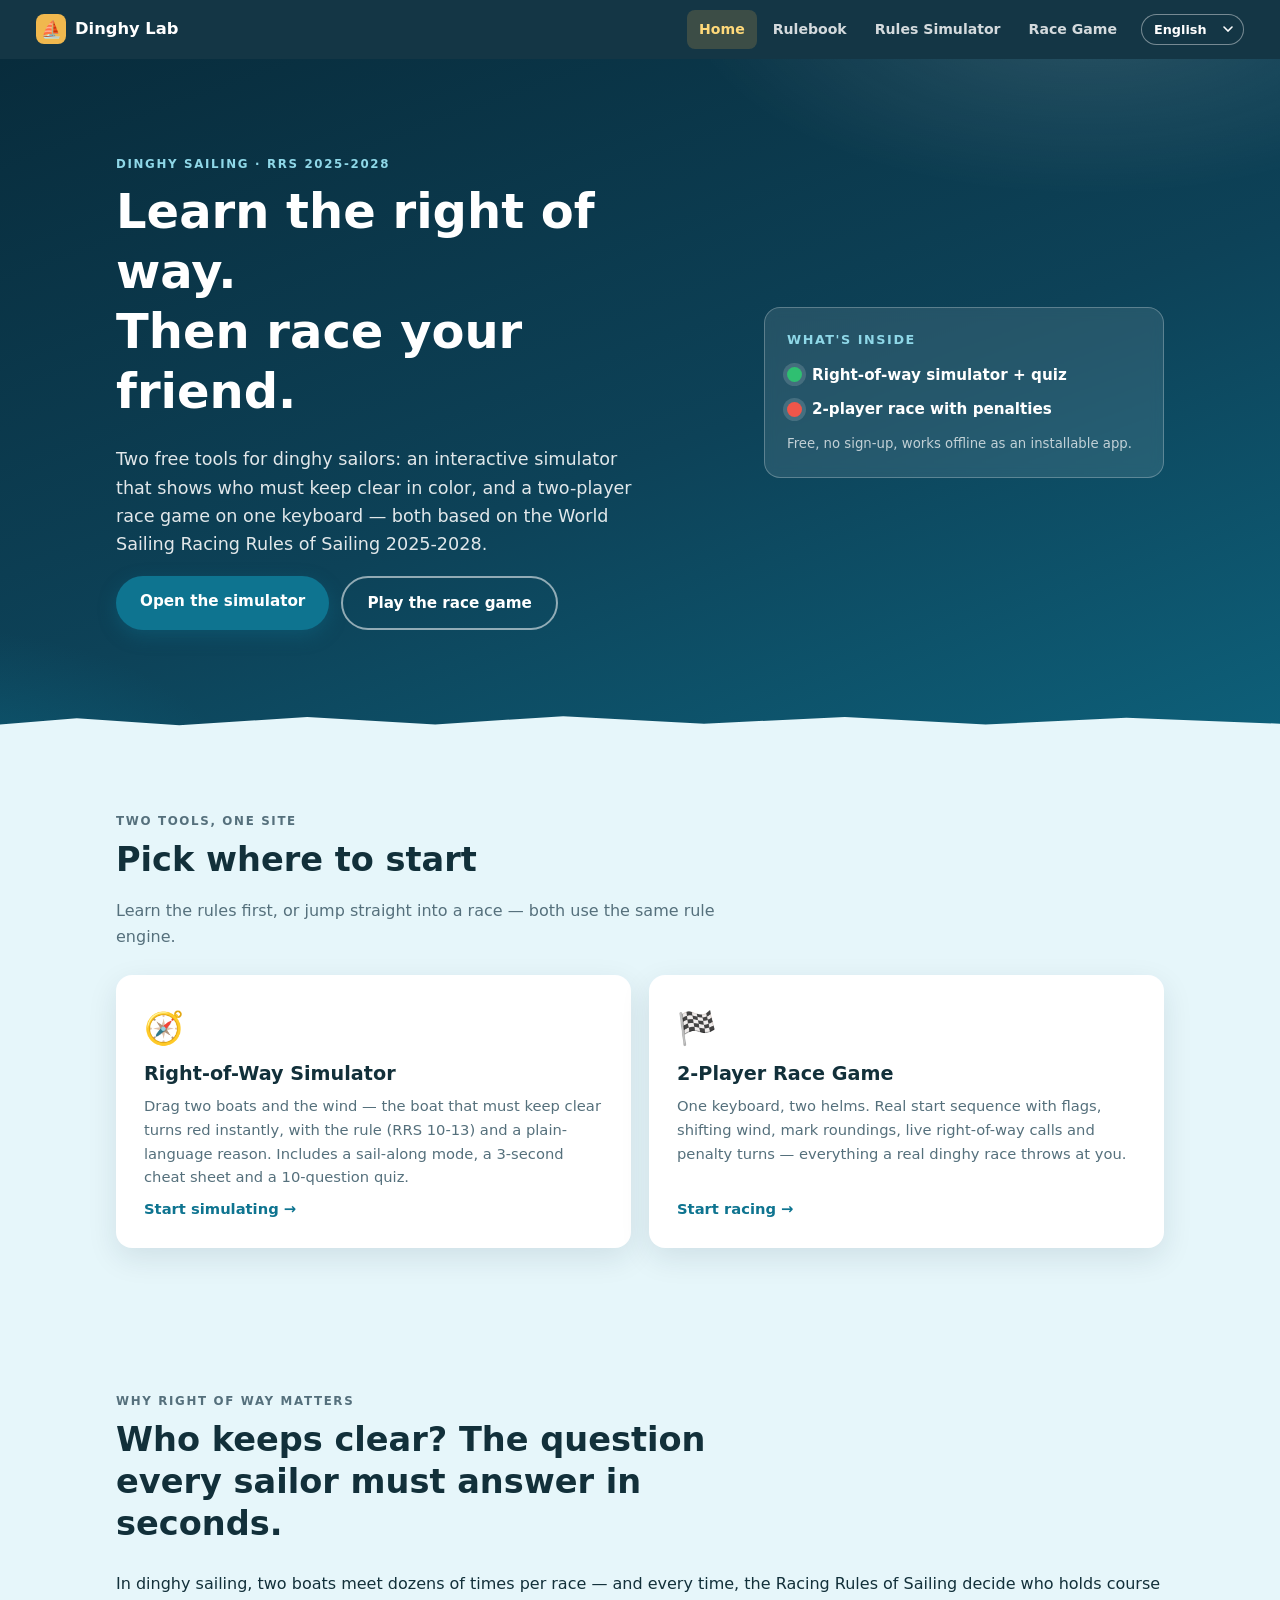
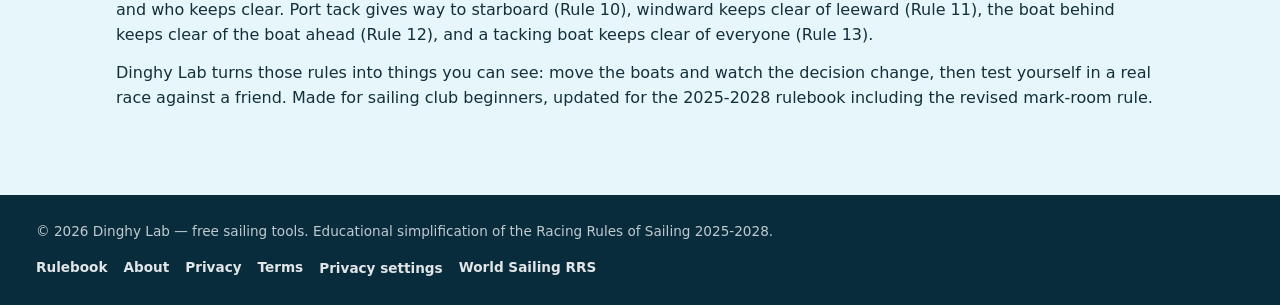
<file: index.html>
<!doctype html>
<html lang="en">
<head>
    <meta charset="utf-8" />
    <meta name="viewport" content="width=device-width, initial-scale=1, viewport-fit=cover" />
    <title>Yacht Dinghy Lab — Sailing Yacht Simulator & 2-Player Yacht Race Game (RRS 2025-2028)</title>
    <meta name="description"
          content="Free sailing Yacht : an interactive Yacht Sailing simulator and a 2-player dinghy race game based on the Racing Rules of Sailing 2025-2028. English, 한국어, Español, Français, Deutsch." />
    <meta name="theme-color" content="#082c3c" />
    <meta name="robots" content="index,follow,max-image-preview:large" />
    <meta name="google-site-verification" content="XML22CkM-Eb9bpNruCHY4dneNCenyMXE-ezB_4ByKBM" />
    <meta property="og:type" content="website" />
    <meta property="og:site_name" content="Dinghy Lab" />
    <meta property="og:title" content="Yacht Dinghy Lab — Sailing Yacht Simulator & Race Game" />
    <meta property="og:description" content="Learn who keeps clear in seconds, then race a friend on one keyboard. Based on RRS 2025-2028. Five languages." />
    <meta property="og:url" content="https://dinghy-lab.netlify.app/" />
    <meta property="og:image" content="https://dinghy-lab.netlify.app/assets/hero-dinghy.png" />
    <meta name="twitter:card" content="summary_large_image" />
    <link rel="manifest" href="manifest.webmanifest" />
    <link rel="icon" href="assets/icons/icon-192.png" type="image/png" />
    <link rel="apple-touch-icon" href="assets/icons/icon-192.png" />
    <link rel="stylesheet" href="sim.css" />
    <link rel="stylesheet" href="hub.css" />
    <script type="application/ld+json">
        {
          "@context": "https://schema.org",
          "@type": "WebSite",
          "name": "Yacht Dinghy Lab",
          "description": "Yacht Dinghy Lab — Sailing Yacht Simulator & 2-Player Yacht Race Game (RRS 2025-2028)",
          "inLanguage": ["en", "ko", "es", "fr", "de"]
        }
    </script>
    <meta name="google-adsense-account" content="ca-pub-3995278671738171">
    <meta name="google-site-verification" content="mbGDe_WTvuyA9sHrLrKZI-3nct58wBM1mBjmARjoxUw" />
</head>
  <body>
    <header class="hub-header">
      <a class="hub-brand" href="index.html"><span class="hub-brand-mark" aria-hidden="true">⛵</span><span>Dinghy Lab</span></a>
      <nav class="hub-nav" aria-label="Main menu">
        <a href="index.html" class="active" data-i18n="navHome">Home</a>
        <a href="simulator.html" data-i18n="navSimulator">Rules Simulator</a>
        <a href="game.html" data-i18n="navGame">Race Game</a>
      </nav>
      <div class="hub-actions">
        <button type="button" id="installApp" class="hub-install" hidden data-i18n="installApp">📱 Install app</button>
        <select id="hubLang" class="hub-lang" aria-label="Language"></select>
      </div>
    </header>

    <main>
      <section class="hero">
        <div class="hero-inner">
          <div class="hero-copy">
            <p class="eyebrow" data-i18n="heroEyebrow">DINGHY Yacht SAILING · RRS 2025-2028</p>
            <h1 data-i18n="heroTitle">Learn the Rule of Yahct Sailing.<br />Then race your friend.</h1>
            <p class="hero-lede" data-i18n="heroLead">
              Two free tools for dinghy sailors: an interactive simulator that shows who must keep clear in color,
              and a two-player race game on one keyboard — both based on the World Sailing Racing Rules of Sailing 2025-2028.
            </p>
            <div class="hero-buttons">
              <a class="btn btn-primary" href="simulator.html" data-i18n="heroCtaSim">Open the simulator</a>
              <a class="btn btn-ghost" href="game.html" data-i18n="heroCtaGame">Play the race game</a>
            </div>
          </div>
          <aside class="hero-card">
            <p class="hero-card-title" data-i18n="heroCardTitle">What's inside</p>
            <p class="color-line"><span class="dot green"></span><strong data-i18n="heroCardSim">Right-of-way simulator + quiz</strong></p>
            <p class="color-line"><span class="dot red"></span><strong data-i18n="heroCardGame">2-player race with penalties</strong></p>
            <p class="hero-card-note" data-i18n="heroCardNote">Free, no sign-up, works offline as an installable app.</p>
          </aside>
        </div>
        <div class="hero-wave" aria-hidden="true"></div>
      </section>

      <section class="sim-band">
        <div class="section-inner">
          <div class="section-heading">
            <p class="eyebrow" data-i18n="cardsEyebrow">TWO TOOLS, ONE SITE</p>
            <h2 data-i18n="cardsTitle">Pick where to start</h2>
            <p data-i18n="cardsLead">Learn the rules first, or jump straight into a race — both use the same rule engine.</p>
          </div>
          <div class="hub-cards">
            <a class="hub-card" href="simulator.html">
              <span class="hub-card-icon" aria-hidden="true">🧭</span>
              <h3 data-i18n="cardSimTitle">Right-of-Way Simulator</h3>
              <p data-i18n="cardSimDesc">Drag two boats and the wind — the boat that must keep clear turns red instantly, with the rule (RRS 10-13) and a plain-language reason. Includes a sail-along mode, a 3-second cheat sheet and a 10-question quiz.</p>
              <span class="hub-card-cta" data-i18n="cardSimCta">Start simulating →</span>
            </a>
            <a class="hub-card" href="game.html">
              <span class="hub-card-icon" aria-hidden="true">🏁</span>
              <h3 data-i18n="cardGameTitle">2-Player Race Game</h3>
              <p data-i18n="cardGameDesc">One keyboard, two helms. Real start sequence with flags, shifting wind, mark roundings, live right-of-way calls and penalty turns — everything a real dinghy race throws at you.</p>
              <span class="hub-card-cta" data-i18n="cardGameCta">Start racing →</span>
            </a>
          </div>
        </div>
      </section>

      <section class="hub-ad-section" aria-label="Advertisement">
        <span class="hub-ad-label" data-i18n="adLabel">ADVERTISEMENT</span>
        <div class="hub-ad-slot" data-ad-position="home">
          <strong data-i18n="adPlaceholder">Ad placement</strong>
          <small data-i18n="adPlaceholderNote">Ads appear here automatically after AdSense approval.</small>
        </div>
      </section>

      <section class="rules-band">
        <div class="section-inner">
          <div class="section-heading">
            <p class="eyebrow" data-i18n="seoEyebrow">WHY RIGHT OF WAY MATTERS</p>
            <h2 data-i18n="seoTitle">Who keeps clear? The question every sailor must answer in seconds.</h2>
          </div>
          <p data-i18n="seoP1">
            In dinghy sailing, two boats meet dozens of times per race — and every time, the Racing Rules of Sailing
            decide who holds course and who keeps clear. Port tack gives way to starboard (Rule 10), windward keeps
            clear of leeward (Rule 11), the boat behind keeps clear of the boat ahead (Rule 12), and a tacking boat
            keeps clear of everyone (Rule 13).
          </p>
          <p data-i18n="seoP2">
            Dinghy Lab turns those rules into things you can see: move the boats and watch the decision change,
            then test yourself in a real race against a friend. Made for sailing club beginners, updated for the
            2025-2028 rulebook including the revised mark-room rule.
          </p>
        </div>
      </section>
    </main>

    <footer class="hub-footer">
      <p data-i18n="footerLine"></p>
      <nav class="hub-footer-links" aria-label="Site info">
        <a href="about.html" data-i18n="footerAbout">About</a>
        <a href="privacy.html" data-i18n="footerPrivacy">Privacy</a>
        <a href="terms.html" data-i18n="footerTerms">Terms</a>
        <button id="hubConsentSettings" type="button" data-i18n="footerConsent">Privacy settings</button>
        <a href="https://www.sailing.org/inside-worldsailing/rules-regulations/racingrules/" target="_blank" rel="noreferrer">World Sailing RRS</a>
      </nav>
    </footer>

    <aside class="hub-consent" id="hubConsent" hidden aria-labelledby="hubConsentTitle">
      <div>
        <strong id="hubConsentTitle" data-i18n="consentTitle">Ads & analytics</strong>
        <p><span data-i18n="consentBody"></span> <a href="privacy.html" data-i18n="consentMore">Learn more</a></p>
      </div>
      <div class="hub-consent-actions">
        <button class="hub-consent-reject" id="hubConsentReject" type="button" data-i18n="consentReject">Decline optional</button>
        <button class="hub-consent-accept" id="hubConsentAccept" type="button" data-i18n="consentAccept">Accept and continue</button>
      </div>
    </aside>

    <script src="site-config.js"></script>
    <script>
      window.PAGE_I18N = {
        en: {
          metaTitle: "Dinghy Lab — Sailing Right-of-Way Simulator & 2-Player Race Game (RRS 2025-2028)",
          metaDesc: "Free sailing tools: an interactive right-of-way simulator and a 2-player dinghy race game based on the Racing Rules of Sailing 2025-2028.",
          heroEyebrow: "DINGHY SAILING · RRS 2025-2028",
          heroTitle: "Learn the right of way.<br />Then race your friend.",
          heroLead: "Two free tools for dinghy sailors: an interactive simulator that shows who must keep clear in color, and a two-player race game on one keyboard — both based on the World Sailing Racing Rules of Sailing 2025-2028.",
          heroCtaSim: "Open the simulator",
          heroCtaGame: "Play the race game",
          heroCardTitle: "What's inside",
          heroCardSim: "Right-of-way simulator + quiz",
          heroCardGame: "2-player race with penalties",
          heroCardNote: "Free, no sign-up, works offline as an installable app.",
          cardsEyebrow: "TWO TOOLS, ONE SITE",
          cardsTitle: "Pick where to start",
          cardsLead: "Learn the rules first, or jump straight into a race — both use the same rule engine.",
          cardSimTitle: "Right-of-Way Simulator",
          cardSimDesc: "Drag two boats and the wind — the boat that must keep clear turns red instantly, with the rule (RRS 10-13) and a plain-language reason. Includes a sail-along mode, a 3-second cheat sheet and a 10-question quiz.",
          cardSimCta: "Start simulating →",
          cardGameTitle: "2-Player Race Game",
          cardGameDesc: "One keyboard, two helms. Real start sequence with flags, shifting wind, mark roundings, live right-of-way calls and penalty turns — everything a real dinghy race throws at you.",
          cardGameCta: "Start racing →",
          seoEyebrow: "WHY RIGHT OF WAY MATTERS",
          seoTitle: "Who keeps clear? The question every sailor must answer in seconds.",
          seoP1: "In dinghy sailing, two boats meet dozens of times per race — and every time, the Racing Rules of Sailing decide who holds course and who keeps clear. Port tack gives way to starboard (Rule 10), windward keeps clear of leeward (Rule 11), the boat behind keeps clear of the boat ahead (Rule 12), and a tacking boat keeps clear of everyone (Rule 13).",
          seoP2: "Dinghy Lab turns those rules into things you can see: move the boats and watch the decision change, then test yourself in a real race against a friend. Made for sailing club beginners, updated for the 2025-2028 rulebook including the revised mark-room rule.",
        },
        ko: {
          metaTitle: "Dinghy Yahct Lab — 딩기 요트 세일링 게임 & 권리정 시뮬레이터 & 2인 레이스 게임 (RRS 2025-2028)",
          metaDesc: "요트 세일링 도구: 권리정을 색으로 판정하는 시뮬레이터와 한 키보드 2인 딩기요트 레이스 게임. Racing Rules of Sailing 2025-2028 기반.",
          heroEyebrow: "DINGHY SAILING · RRS 2025-2028",
          heroTitle: "권리정을 배우고,<br />친구와 레이스하세요.",
          heroLead: "딩기 세일러를 위한 무료 도구 두 가지 — 누가 피해야 하는지 색으로 보여주는 시뮬레이터, 그리고 한 키보드로 즐기는 2인 레이스 게임. 모두 World Sailing RRS 2025-2028 기반입니다.",
          heroCtaSim: "권리정 시뮬레이터 열기",
          heroCtaGame: "레이스 게임 하기",
          heroCardTitle: "두가지 중 하나 선택하기!",
          heroCardSim: "권리정 시뮬레이터 + 퀴즈",
          heroCardGame: "벌칙까지 있는 2인 레이스",
          heroCardNote: "온라인에서 편한 플레이!",
          cardsEyebrow: "한 사이트, 두 가지 도구",
          cardsTitle: "어디서 시작할까요?",
          cardsLead: "규칙을 먼저 배우고, 바로 레이스에 뛰어드세요 — 두 도구는 같은 판정 엔진을 사용합니다.",
          cardSimTitle: "요트 권리정 시뮬레이터",
          cardSimDesc: "두 보트와 바람을 드래그하면 피해야 하는 배가 즉시 빨간색으로 표시되고, 적용 규칙(RRS 10-13)과 이유가 함께 나옵니다. 항해 재생, 3초 치트키, 10문제 퀴즈 포함.",
          cardSimCta: "딩기 요트 권리정 시뮬레이션 시작 →",
          cardGameTitle: "2인 레이스 게임",
          cardGameDesc: "한 키보드, 두 명의 헬름. 깃발 스타트 시퀀스, 변하는 바람, 마크 라운딩, 실시간 권리정 판정과 벌칙 회전까지 — 실제 딩기 레이스의 모든 것.",
          cardGameCta: "레이스 시작 →",
          seoEyebrow: "권리정이 중요한 이유",
          seoTitle: "누가 피해야 할까? 모든 세일러가 몇 초 안에 답해야 하는 질문.",
          seoP1: "딩기 세일링에서 여러 배들이 한 경기에 수십 번씩은 만나고, 그때마다 Racing Rules of Sailing이 누가 진로를 유지하고 누가 피할지를 정합니다. 포트 택은 스타보드 택에 양보(룰 10), 풍상은 풍하에 양보(룰 11), 뒤 배는 앞 배에 양보(룰 12), 태킹 중인 배는 모두에게 양보(룰 13)합니다.",
          seoP2: "Dinghy Lab은 이 규칙을 눈으로 보이게 만듭니다. 배를 움직이며 판정이 바뀌는 것을 확인하고, 친구와의 실전 레이스로 시험해보세요. 요트부 신입을 위해 만들었고, 개정된 마크룸 규칙을 포함한 2025-2028 룰북 기준입니다.",
        },
        es: {
          metaTitle: "Dinghy Lab — Simulador de derecho de paso y juego de regatas para 2 (RRS 2025-2028)",
          metaDesc: "Herramientas de vela gratuitas: un simulador interactivo de derecho de paso y un juego de regatas para dos jugadores, basados en el Reglamento de Regatas a Vela 2025-2028.",
          heroEyebrow: "VELA LIGERA · RRS 2025-2028",
          heroTitle: "Aprende el derecho de paso.<br />Luego compite con tu amigo.",
          heroLead: "Dos herramientas gratuitas para regatistas: un simulador que muestra en color quién debe mantenerse separado, y un juego de regatas para dos en un mismo teclado — ambos basados en el RRS 2025-2028 de World Sailing.",
          heroCtaSim: "Abrir el simulador",
          heroCtaGame: "Jugar a la regata",
          heroCardTitle: "Qué encontrarás",
          heroCardSim: "Simulador de derecho de paso + quiz",
          heroCardGame: "Regata para 2 con penalizaciones",
          heroCardNote: "Gratis, sin registro, funciona sin conexión como app instalable.",
          cardsEyebrow: "DOS HERRAMIENTAS, UN SITIO",
          cardsTitle: "Elige por dónde empezar",
          cardsLead: "Aprende primero las reglas o lánzate a la regata — ambas usan el mismo motor de reglas.",
          cardSimTitle: "Simulador de derecho de paso",
          cardSimDesc: "Arrastra los barcos y el viento: el barco que debe mantenerse separado se vuelve rojo al instante, con la regla (RRS 10-13) y una explicación clara. Incluye modo navegación, chuleta de 3 segundos y quiz de 10 preguntas.",
          cardSimCta: "Empezar a simular →",
          cardGameTitle: "Juego de regatas para 2",
          cardGameDesc: "Un teclado, dos patrones. Secuencia de salida con banderas, viento cambiante, rodeo de balizas, derecho de paso en vivo y giros de penalización — todo lo que exige una regata real.",
          cardGameCta: "Empezar a competir →",
          seoEyebrow: "POR QUÉ IMPORTA EL DERECHO DE PASO",
          seoTitle: "¿Quién se mantiene separado? La pregunta que todo regatista responde en segundos.",
          seoP1: "En vela ligera, dos barcos se cruzan decenas de veces por regata, y cada vez el Reglamento decide quién mantiene el rumbo y quién se aparta. Amurado a babor cede a estribor (Regla 10), barlovento cede a sotavento (Regla 11), el de atrás cede al de delante (Regla 12) y el barco que vira cede a todos (Regla 13).",
          seoP2: "Dinghy Lab convierte esas reglas en algo visible: mueve los barcos y observa cómo cambia la decisión, y luego ponte a prueba en una regata real contra un amigo. Hecho para principiantes de club, actualizado al reglamento 2025-2028 con la nueva regla de espacio en baliza.",
        },
        fr: {
          metaTitle: "Dinghy Lab — Simulateur de priorité en voile & jeu de régate à 2 (RCV 2025-2028)",
          metaDesc: "Outils de voile gratuits : un simulateur interactif de priorité et un jeu de régate à deux joueurs, basés sur les Règles de Course à la Voile 2025-2028.",
          heroEyebrow: "VOILE LÉGÈRE · RCV 2025-2028",
          heroTitle: "Apprenez les priorités.<br />Puis défiez un ami en régate.",
          heroLead: "Deux outils gratuits pour les véliplanchistes et dériveurs : un simulateur qui montre en couleur qui doit se maintenir à l'écart, et un jeu de régate à deux sur un seul clavier — basés sur les RCV 2025-2028 de World Sailing.",
          heroCtaSim: "Ouvrir le simulateur",
          heroCtaGame: "Jouer à la régate",
          heroCardTitle: "Au programme",
          heroCardSim: "Simulateur de priorité + quiz",
          heroCardGame: "Régate à 2 avec pénalités",
          heroCardNote: "Gratuit, sans inscription, fonctionne hors ligne en app installable.",
          cardsEyebrow: "DEUX OUTILS, UN SITE",
          cardsTitle: "Par où commencer ?",
          cardsLead: "Apprenez d'abord les règles ou lancez-vous en régate — les deux utilisent le même moteur de règles.",
          cardSimTitle: "Simulateur de priorité",
          cardSimDesc: "Déplacez les bateaux et le vent : le bateau qui doit s'écarter devient rouge instantanément, avec la règle (RCV 10-13) et une explication simple. Mode navigation, antisèche de 3 secondes et quiz de 10 questions inclus.",
          cardSimCta: "Commencer la simulation →",
          cardGameTitle: "Jeu de régate à 2",
          cardGameDesc: "Un clavier, deux barreurs. Séquence de départ avec pavillons, vent variable, passages de marques, priorités en direct et tours de pénalité — tout ce qu'exige une vraie régate.",
          cardGameCta: "Commencer la régate →",
          seoEyebrow: "POURQUOI LA PRIORITÉ COMPTE",
          seoTitle: "Qui s'écarte ? La question à laquelle chaque régatier répond en quelques secondes.",
          seoP1: "En dériveur, deux bateaux se croisent des dizaines de fois par course, et à chaque fois les Règles de Course à la Voile décident qui garde son cap et qui s'écarte. Bâbord amures cède à tribord (règle 10), le bateau au vent cède au bateau sous le vent (règle 11), celui de derrière cède à celui de devant (règle 12), et un bateau qui vire cède à tous (règle 13).",
          seoP2: "Dinghy Lab rend ces règles visibles : déplacez les bateaux et regardez la décision changer, puis testez-vous dans une vraie régate contre un ami. Conçu pour les débutants de club, à jour du règlement 2025-2028 avec la nouvelle règle de place à la marque.",
        },
        de: {
          metaTitle: "Dinghy Lab — Wegerecht-Simulator & Regatta-Spiel für 2 (WR 2025-2028)",
          metaDesc: "Kostenlose Segel-Tools: ein interaktiver Wegerecht-Simulator und ein Regatta-Spiel für zwei Spieler, basierend auf den Wettfahrtregeln Segeln 2025-2028.",
          heroEyebrow: "JOLLENSEGELN · WR 2025-2028",
          heroTitle: "Lerne das Wegerecht.<br />Dann tritt gegen Freunde an.",
          heroLead: "Zwei kostenlose Tools für Jollensegler: ein Simulator, der farbig zeigt, wer ausweichen muss, und ein Regatta-Spiel für zwei an einer Tastatur — beide basierend auf den World-Sailing-Wettfahrtregeln 2025-2028.",
          heroCtaSim: "Simulator öffnen",
          heroCtaGame: "Regatta spielen",
          heroCardTitle: "Was dich erwartet",
          heroCardSim: "Wegerecht-Simulator + Quiz",
          heroCardGame: "2-Spieler-Regatta mit Strafen",
          heroCardNote: "Kostenlos, ohne Anmeldung, offline nutzbar als installierbare App.",
          cardsEyebrow: "ZWEI TOOLS, EINE SEITE",
          cardsTitle: "Wo möchtest du anfangen?",
          cardsLead: "Erst die Regeln lernen oder direkt in die Regatta — beide nutzen dieselbe Regel-Engine.",
          cardSimTitle: "Wegerecht-Simulator",
          cardSimDesc: "Ziehe zwei Boote und den Wind — das ausweichpflichtige Boot wird sofort rot markiert, mit Regel (WR 10-13) und verständlicher Begründung. Mit Segelmodus, 3-Sekunden-Spickzettel und 10-Fragen-Quiz.",
          cardSimCta: "Simulation starten →",
          cardGameTitle: "Regatta-Spiel für 2",
          cardGameDesc: "Eine Tastatur, zwei Steuerleute. Startsequenz mit Flaggen, drehender Wind, Bahnmarken-Rundungen, Wegerecht in Echtzeit und Strafkringel — alles, was eine echte Jollenregatta verlangt.",
          cardGameCta: "Regatta starten →",
          seoEyebrow: "WARUM WEGERECHT ZÄHLT",
          seoTitle: "Wer weicht aus? Die Frage, die jeder Segler in Sekunden beantworten muss.",
          seoP1: "Beim Jollensegeln begegnen sich zwei Boote dutzende Male pro Wettfahrt — und jedes Mal entscheiden die Wettfahrtregeln, wer Kurs hält und wer ausweicht. Backbordbug weicht Steuerbordbug (Regel 10), Luv weicht Lee (Regel 11), das hintere Boot weicht dem vorderen (Regel 12), und ein wendendes Boot weicht allen (Regel 13).",
          seoP2: "Dinghy Lab macht diese Regeln sichtbar: Bewege die Boote und sieh zu, wie sich die Entscheidung ändert — und teste dich dann im echten Rennen gegen Freunde. Gemacht für Vereins-Einsteiger, aktuell zum Regelwerk 2025-2028 inklusive der neuen Bahnmarken-Regel.",
        },
      };
    </script>
    <script src="i18n.js"></script>
    <script src="ads.js"></script>
    <script src="pwa.js"></script>
  </body>
</html>
</file>
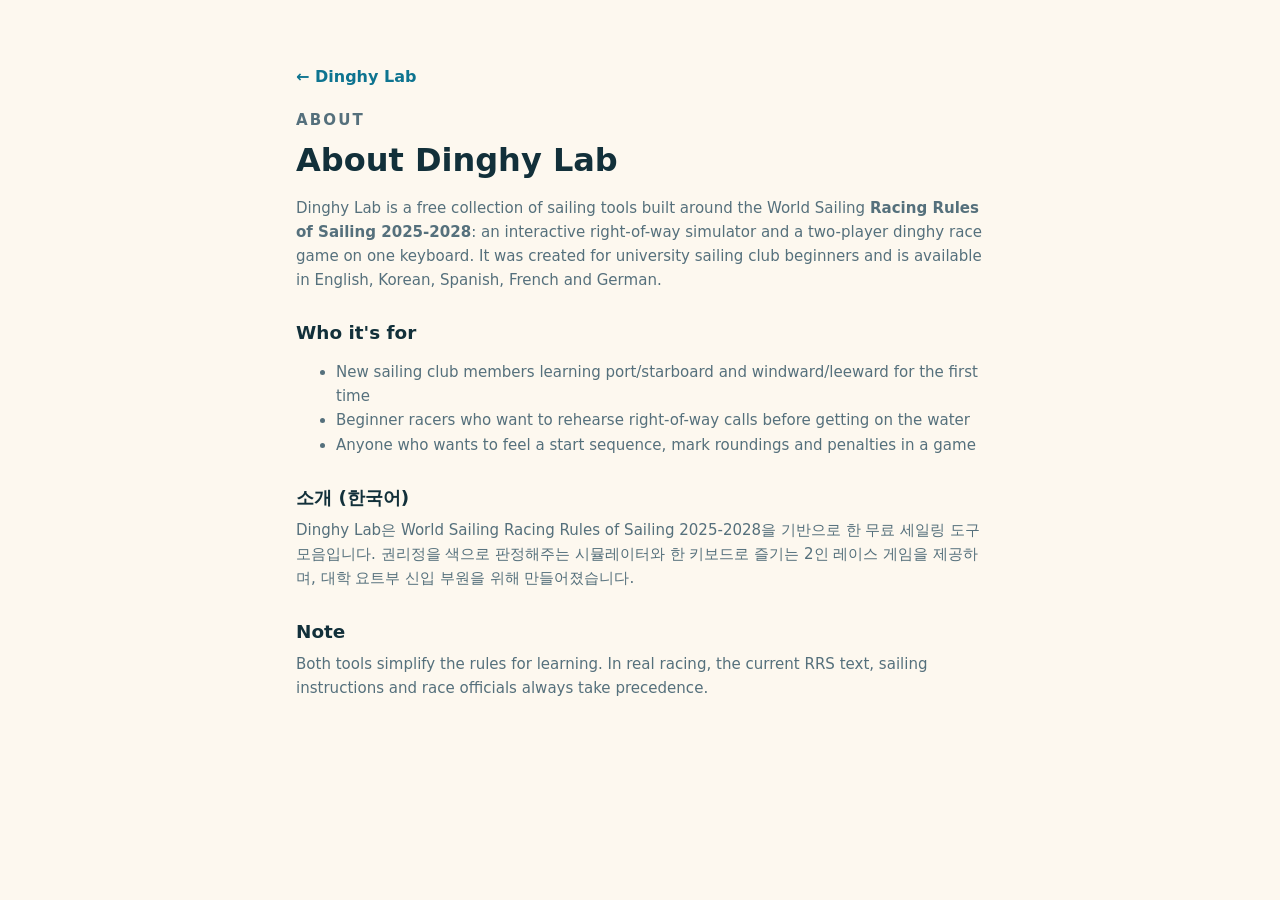
<file: about.html>
<!doctype html>
<html lang="en">
  <head>
    <meta charset="utf-8" />
    <meta name="viewport" content="width=device-width, initial-scale=1" />
    <title>About | Dinghy Lab</title>
    <meta name="description" content="About Dinghy Lab — free sailing right-of-way simulator and 2-player race game based on the Racing Rules of Sailing 2025-2028." />
    <meta name="theme-color" content="#082c3c" />
    <link rel="icon" href="assets/icons/icon-192.png" type="image/png" />
    <link rel="stylesheet" href="sim.css" />
    <link rel="stylesheet" href="hub.css" />
  </head>
  <body>
    <main class="legal-main">
      <a class="legal-back" href="index.html">← Dinghy Lab</a>
      <p class="eyebrow">ABOUT</p>
      <h1>About Dinghy Lab</h1>
      <p>
        Dinghy Lab is a free collection of sailing tools built around the World Sailing
        <strong>Racing Rules of Sailing 2025-2028</strong>: an interactive right-of-way simulator
        and a two-player dinghy race game on one keyboard. It was created for university sailing
        club beginners and is available in English, Korean, Spanish, French and German.
      </p>

      <h2>Who it's for</h2>
      <ul>
        <li>New sailing club members learning port/starboard and windward/leeward for the first time</li>
        <li>Beginner racers who want to rehearse right-of-way calls before getting on the water</li>
        <li>Anyone who wants to feel a start sequence, mark roundings and penalties in a game</li>
      </ul>

      <h2>소개 (한국어)</h2>
      <p>
        Dinghy Lab은 World Sailing Racing Rules of Sailing 2025-2028을 기반으로 한 무료 세일링 도구
        모음입니다. 권리정을 색으로 판정해주는 시뮬레이터와 한 키보드로 즐기는 2인 레이스 게임을
        제공하며, 대학 요트부 신입 부원을 위해 만들어졌습니다.
      </p>

      <h2>Note</h2>
      <p>
        Both tools simplify the rules for learning. In real racing, the current RRS text, sailing
        instructions and race officials always take precedence.
      </p>
    </main>
  </body>
</html>
</file>
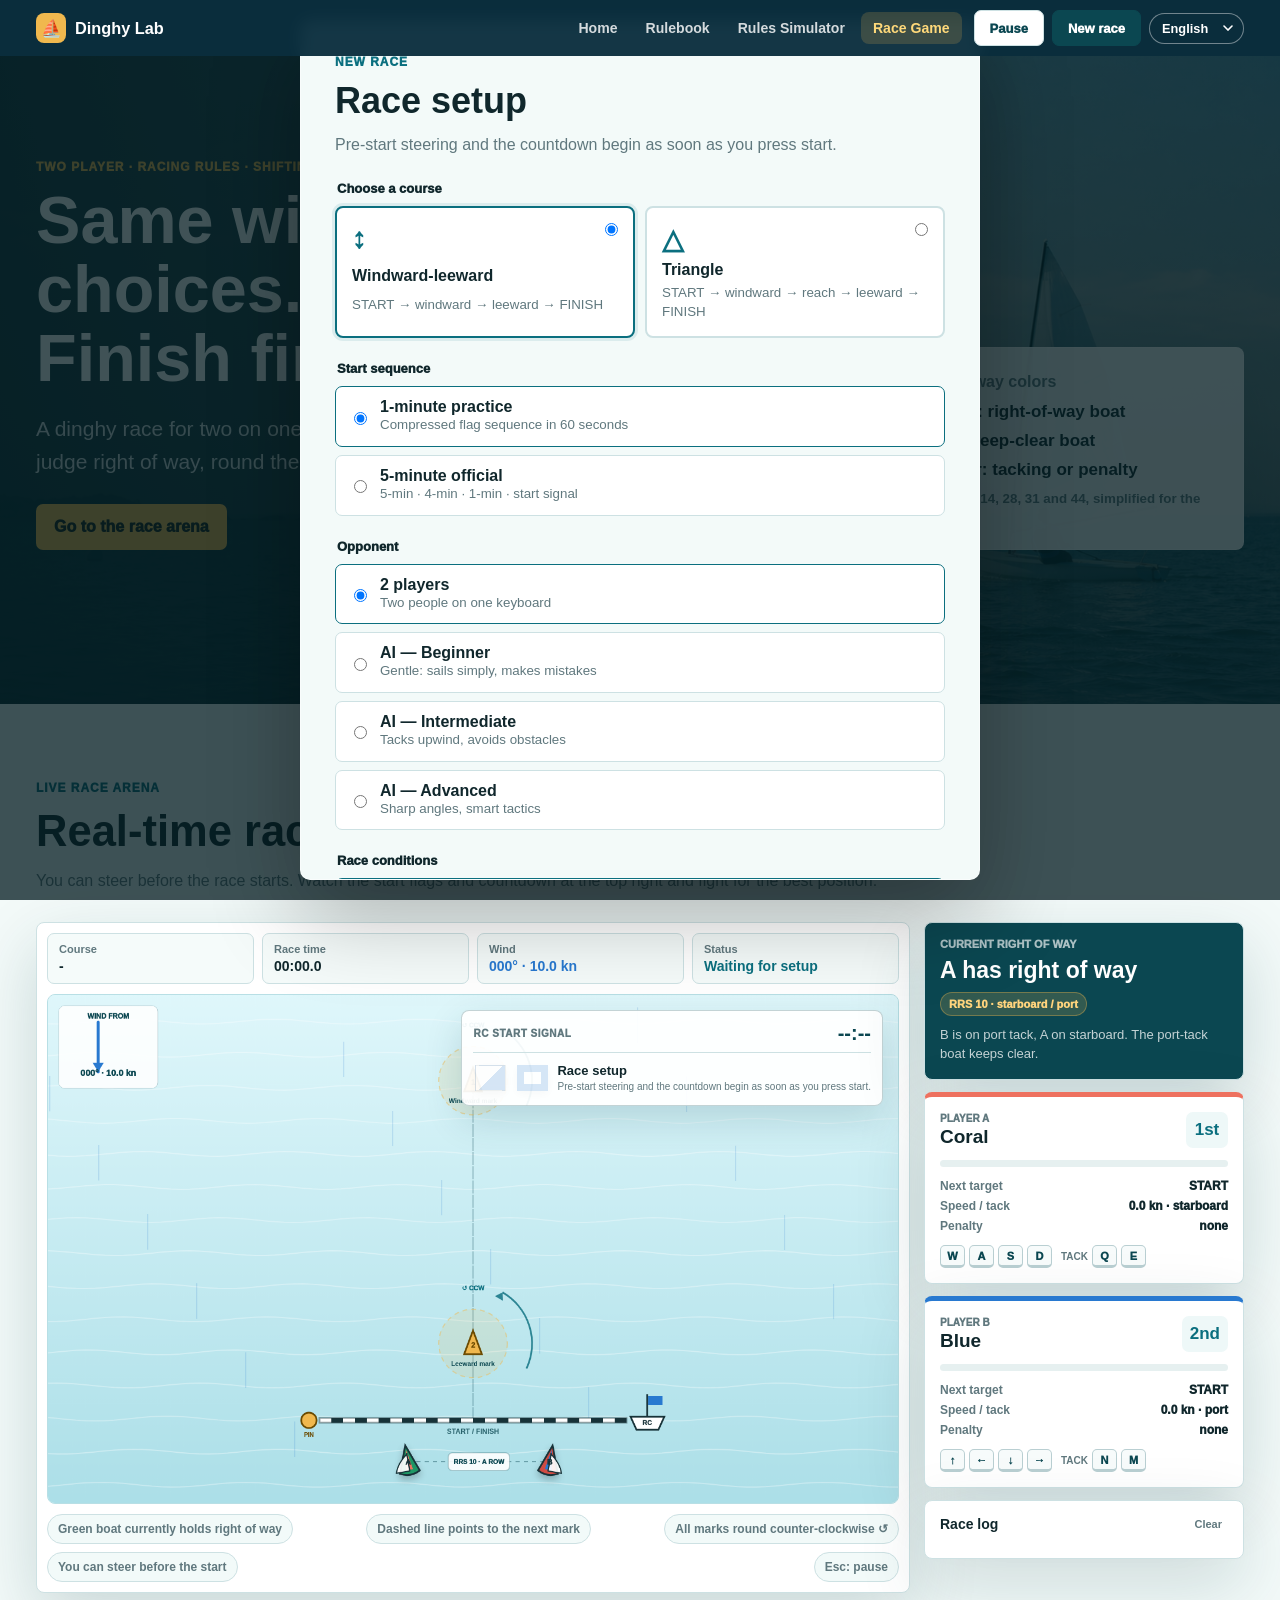
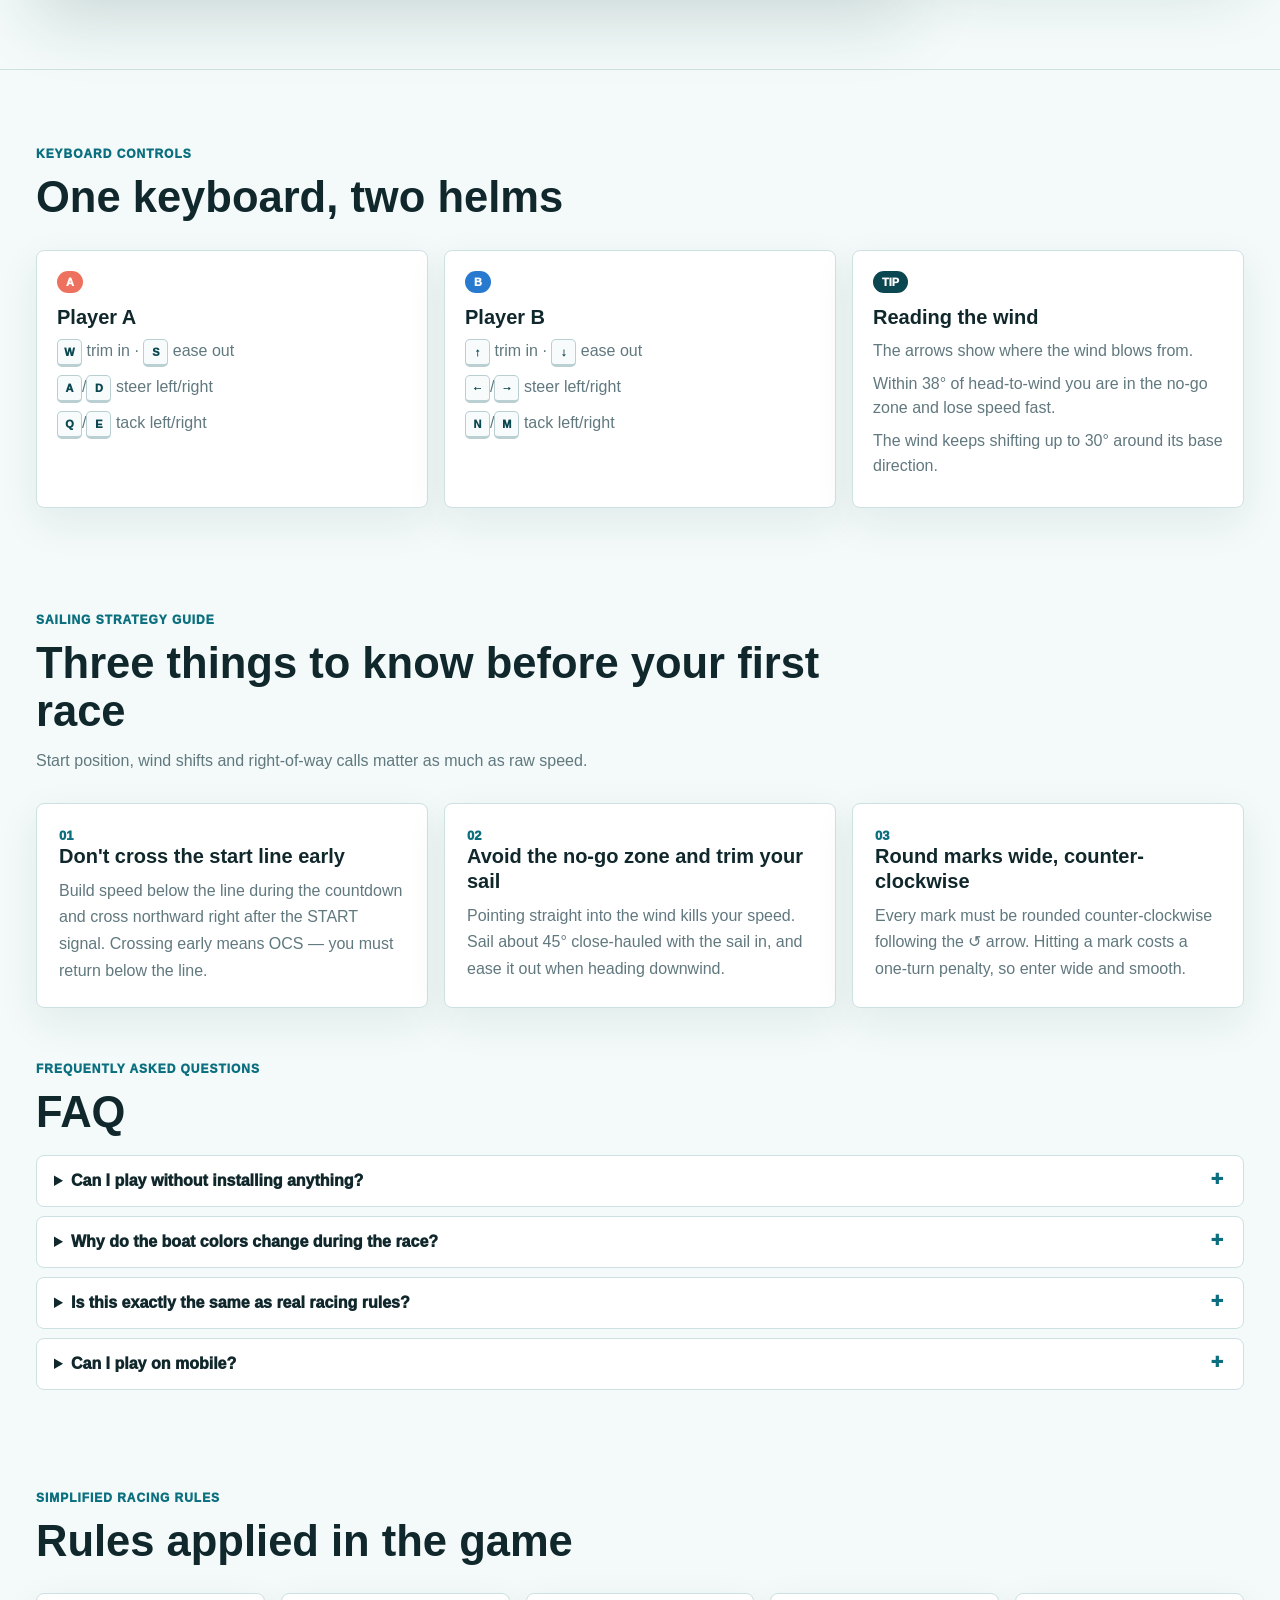
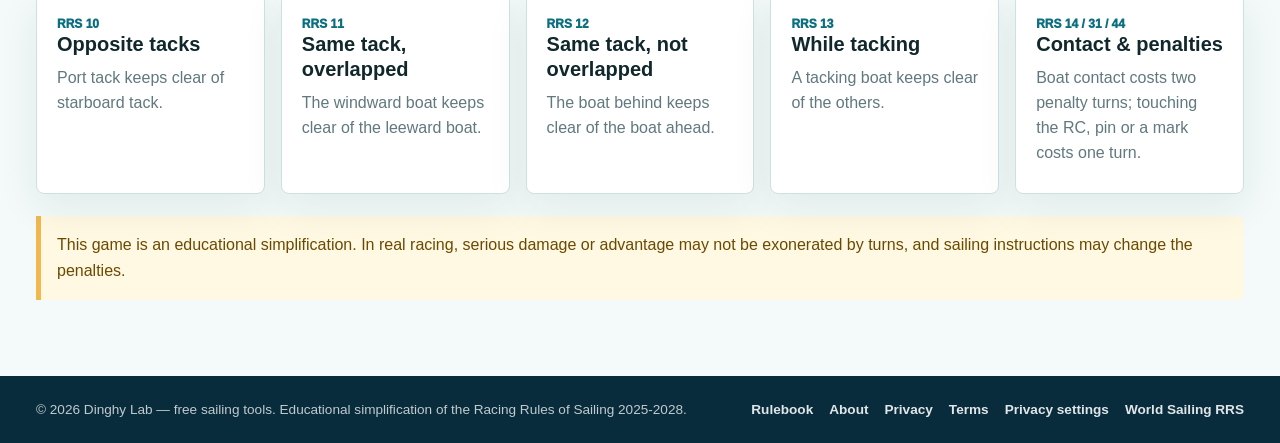
<file: game.html>
<!doctype html>
<html lang="en">
  <head>
    <meta charset="utf-8" />
    <meta name="viewport" content="width=device-width, initial-scale=1" />
    <title>2-Player Dinghy Race Game — One Keyboard | Dinghy Lab (RRS 2025-2028)</title>
    <meta
      name="description"
      content="Free two-player dinghy racing on one keyboard: start sequence with flags, shifting wind, mark roundings, live right-of-way calls and penalty turns."
    />
    <meta name="theme-color" content="#082c3c" />
    <meta name="robots" content="index,follow,max-image-preview:large" />
    <meta property="og:type" content="website" />
    <meta property="og:site_name" content="Dinghy Lab" />
    <meta property="og:title" content="2-Player Dinghy Race Game — One Keyboard" />
    <meta property="og:description" content="Race a friend on one keyboard with real start flags, shifting wind and live right-of-way calls." />
    <meta property="og:url" content="https://dinghy-lab.netlify.app/game.html" />
    <meta property="og:image" content="https://dinghy-lab.netlify.app/assets/hero-dinghy.png" />
    <meta name="twitter:card" content="summary_large_image" />
    <link rel="manifest" href="manifest.webmanifest" />
    <link rel="icon" href="assets/icons/icon-192.png" type="image/png" />
    <link rel="apple-touch-icon" href="assets/icons/icon-192.png" />
    <link rel="preload" href="assets/hero-dinghy.png" as="image" />
    <link rel="stylesheet" href="game.css" />
    <link rel="stylesheet" href="hub.css" />
    <script type="application/ld+json">
    {
      "@context": "https://schema.org",
      "@type": "VideoGame",
      "name": "Dinghy Lab Race",
      "description": "Free two-player dinghy racing game on one keyboard, based on the Racing Rules of Sailing 2025-2028",
      "applicationCategory": "Game",
      "operatingSystem": "Web Browser",
      "playMode": "MultiPlayer",
      "numberOfPlayers": 2,
      "inLanguage": ["en", "ko", "es", "fr", "de"],
      "isAccessibleForFree": true,
      "genre": ["Sailing", "Racing", "Educational"]
    }
    </script>
    <script type="application/ld+json">
    {
      "@context": "https://schema.org",
      "@type": "FAQPage",
      "mainEntity": [
        {
          "@type": "Question",
          "name": "Can I play without installing anything?",
          "acceptedAnswer": { "@type": "Answer", "text": "Yes. Open the page in a desktop browser like Chrome, Edge or Firefox and play immediately." }
        },
        {
          "@type": "Question",
          "name": "Why do the boat colors change during the race?",
          "acceptedAnswer": { "@type": "Answer", "text": "When the boats get close, green marks the right-of-way boat and red the boat that must keep clear." }
        },
        {
          "@type": "Question",
          "name": "Is this exactly the same as real racing rules?",
          "acceptedAnswer": { "@type": "Answer", "text": "It is a simplification for learning and gameplay. In real races, always check the current Racing Rules of Sailing and sailing instructions." }
        },
        {
          "@type": "Question",
          "name": "Can I play on mobile?",
          "acceptedAnswer": { "@type": "Answer", "text": "The game is optimized for two players on one keyboard. Touch controls may come later." }
        }
      ]
    }
    </script>
  </head>
  <body class="page-game">
    <header class="hub-header">
      <a class="hub-brand" href="index.html"><span class="hub-brand-mark" aria-hidden="true">⛵</span><span>Dinghy Lab</span></a>
      <nav class="hub-nav" aria-label="Main menu">
        <a href="index.html" data-i18n="navHome">Home</a>
        <a href="rules.html" data-i18n="navRulebook">Rulebook</a>
        <a href="simulator.html" data-i18n="navSimulator">Rules Simulator</a>
        <a href="game.html" class="active" data-i18n="navGame">Race Game</a>
      </nav>
      <div class="hub-actions">
        <button class="ghost-button" id="pauseButton" type="button" data-i18n="gPause">Pause</button>
        <button class="primary-button compact" id="newRaceButton" type="button" data-i18n="gNewRace">New race</button>
        <select id="hubLang" class="hub-lang" aria-label="Language"></select>
      </div>
    </header>

    <main id="game">
      <section class="hero">
        <div class="hero-image" aria-hidden="true"></div>
        <div class="hero-overlay" aria-hidden="true"></div>
        <div class="hero-inner">
          <div class="hero-copy">
            <p class="eyebrow" data-i18n="gHeroEyebrow">two player · racing rules · shifting wind</p>
            <h1 data-i18n="gHeroTitle">Same wind, different choices.<br />Finish first.</h1>
            <p class="hero-lede" data-i18n="gHeroLead">
              A dinghy race for two on one keyboard: fight for position before the start, then tack, judge right of way,
              round the marks and survive the penalties — all in one race.
            </p>
            <a class="primary-link" href="#raceArena" data-i18n="gHeroCta">Go to the race arena</a>
          </div>
          <aside class="hero-card">
            <span data-i18n="gColorKey">Right-of-way colors</span>
            <strong><i class="dot green"></i><span data-i18n="gColorGreen">Green: right-of-way boat</span></strong>
            <strong><i class="dot red"></i><span data-i18n="gColorRed">Red: keep-clear boat</span></strong>
            <strong><i class="dot amber"></i><span data-i18n="gColorAmber">Amber: tacking or penalty</span></strong>
            <small data-i18n="gColorNote">RRS 10-13, 14, 28, 31 and 44, simplified for the game.</small>
          </aside>
        </div>
      </section>

      <section class="hub-ad-section" aria-label="Advertisement">
        <span class="hub-ad-label" data-i18n="adLabel">ADVERTISEMENT</span>
        <div class="hub-ad-slot" data-ad-position="game">
          <strong data-i18n="adPlaceholder">Ad placement</strong>
          <small data-i18n="adPlaceholderNote">Ads appear here automatically after AdSense approval.</small>
        </div>
      </section>

      <section class="race-section" id="raceArena">
        <div class="section-heading">
          <p class="eyebrow dark" data-i18n="gArenaEyebrow">live race arena</p>
          <h2 data-i18n="gArenaTitle">Real-time racing for two</h2>
          <p data-i18n="gArenaLead">
            You can steer before the race starts. Watch the start flags and countdown at the top right and fight for the best position.
          </p>
        </div>

        <div class="race-layout">
          <section class="canvas-card">
            <div class="canvas-toolbar">
              <div class="race-chip">
                <span data-i18n="gChipCourse">Course</span>
                <strong id="courseLabel">-</strong>
              </div>
              <div class="race-chip">
                <span data-i18n="gChipTime">Race time</span>
                <strong id="raceTime">00:00.0</strong>
              </div>
              <div class="race-chip wind-chip">
                <span data-i18n="gChipWind">Wind</span>
                <strong id="windReadout">000° · 10.0 kn</strong>
              </div>
              <div class="race-chip status-chip">
                <span data-i18n="gChipStatus">Status</span>
                <strong id="raceStatus">-</strong>
              </div>
            </div>

            <div class="canvas-wrap">
              <canvas id="raceCanvas" width="1440" height="860" aria-label="Two-player dinghy racing game"></canvas>

              <aside class="signal-panel" id="signalPanel" aria-live="polite">
                <div class="signal-head">
                  <span>RC START SIGNAL</span>
                  <strong id="signalCountdown">--:--</strong>
                </div>
                <div class="flag-row">
                  <div class="flag class-flag" id="classFlag" aria-hidden="true"><span></span></div>
                  <div class="flag prep-flag" id="prepFlag" aria-hidden="true"><span></span></div>
                  <div>
                    <b id="signalTitle"></b>
                    <small id="signalDetail"></small>
                  </div>
                </div>
              </aside>

              <div class="center-message" id="centerMessage" hidden>
                <span id="centerEyebrow">RACE SIGNAL</span>
                <strong id="centerTitle">START</strong>
                <p id="centerDetail"></p>
              </div>
            </div>

            <div class="canvas-help">
              <span data-i18n="gCanvasHelp1">Green boat currently holds right of way</span>
              <span data-i18n="gCanvasHelp2">Dashed line points to the next mark</span>
              <span data-i18n="gCanvasHelp3">All marks round counter-clockwise ↺</span>
              <span data-i18n="gCanvasHelp4">You can steer before the start</span>
              <span data-i18n="gCanvasHelp5">Esc: pause</span>
              <span data-i18n="gCanvasHelp6" id="envHelp" hidden>Dark patch = gust (faster) · pale patch = lull · left shore = broken wind</span>
            </div>
          </section>

          <aside class="dashboard">
            <section class="decision-card" id="decisionCard">
              <div class="card-kicker" data-i18n="gDecisionKicker">CURRENT RIGHT OF WAY</div>
              <strong id="decisionWinner"></strong>
              <span id="decisionRule"></span>
              <p id="decisionReason"></p>
            </section>

            <section class="player-card player-a">
              <div class="player-head">
                <div>
                  <span>PLAYER A</span>
                  <strong>Coral</strong>
                </div>
                <b id="aPlace">-</b>
              </div>
              <div class="meter"><i id="aProgress"></i></div>
              <dl>
                <div><dt data-i18n="gNextTarget">Next target</dt><dd id="aTarget">START</dd></div>
                <div><dt data-i18n="gSpeedTack">Speed / tack</dt><dd id="aState">0.0 kn</dd></div>
                <div><dt data-i18n="gPenaltyLabel">Penalty</dt><dd id="aPenalty">-</dd></div>
              </dl>
              <div class="key-strip">
                <kbd>W</kbd><kbd>A</kbd><kbd>S</kbd><kbd>D</kbd>
                <span>TACK</span><kbd>Q</kbd><kbd>E</kbd>
              </div>
            </section>

            <section class="player-card player-b">
              <div class="player-head">
                <div>
                  <span>PLAYER B</span>
                  <strong>Blue</strong>
                </div>
                <b id="bPlace">-</b>
              </div>
              <div class="meter"><i id="bProgress"></i></div>
              <dl>
                <div><dt data-i18n="gNextTarget">Next target</dt><dd id="bTarget">START</dd></div>
                <div><dt data-i18n="gSpeedTack">Speed / tack</dt><dd id="bState">0.0 kn</dd></div>
                <div><dt data-i18n="gPenaltyLabel">Penalty</dt><dd id="bPenalty">-</dd></div>
              </dl>
              <div class="key-strip">
                <kbd>↑</kbd><kbd>←</kbd><kbd>↓</kbd><kbd>→</kbd>
                <span>TACK</span><kbd>N</kbd><kbd>M</kbd>
              </div>
            </section>

            <section class="event-card">
              <div class="event-head">
                <strong data-i18n="gLogTitle">Race log</strong>
                <button id="clearLogButton" type="button" data-i18n="gLogClear">Clear</button>
              </div>
              <ol id="eventLog"></ol>
            </section>
          </aside>
        </div>
      </section>

      <section class="info-section" id="controls">
        <div class="section-heading">
          <p class="eyebrow dark" data-i18n="gControlsEyebrow">keyboard controls</p>
          <h2 data-i18n="gControlsTitle">One keyboard, two helms</h2>
        </div>
        <div class="control-grid">
          <article>
            <span class="player-pill a">A</span>
            <h3 data-i18n="gPlayerA">Player A</h3>
            <p data-i18n="gCtrlTrimA"><kbd>W</kbd> trim in · <kbd>S</kbd> ease out</p>
            <p data-i18n="gCtrlSteerA"><kbd>A</kbd>/<kbd>D</kbd> steer left/right</p>
            <p data-i18n="gCtrlTackA"><kbd>Q</kbd>/<kbd>E</kbd> tack left/right</p>
          </article>
          <article>
            <span class="player-pill b">B</span>
            <h3 data-i18n="gPlayerB">Player B</h3>
            <p data-i18n="gCtrlTrimB"><kbd>↑</kbd> trim in · <kbd>↓</kbd> ease out</p>
            <p data-i18n="gCtrlSteerB"><kbd>←</kbd>/<kbd>→</kbd> steer left/right</p>
            <p data-i18n="gCtrlTackB"><kbd>N</kbd>/<kbd>M</kbd> tack left/right</p>
          </article>
          <article>
            <span class="player-pill neutral">TIP</span>
            <h3 data-i18n="gTipTitle">Reading the wind</h3>
            <p data-i18n="gTip1">The arrows show where the wind blows from.</p>
            <p data-i18n="gTip2">Within 38° of head-to-wind you are in the no-go zone and lose speed fast.</p>
            <p data-i18n="gTip3">The wind keeps shifting up to 30° around its base direction.</p>
          </article>
        </div>
      </section>

      <section class="guide-section" id="guide">
        <div class="section-heading">
          <p class="eyebrow dark" data-i18n="gGuideEyebrow">sailing strategy guide</p>
          <h2 data-i18n="gGuideTitle">Three things to know before your first race</h2>
          <p data-i18n="gGuideLead">Start position, wind shifts and right-of-way calls matter as much as raw speed.</p>
        </div>
        <div class="guide-grid">
          <article>
            <span>01</span>
            <h3 data-i18n="gGuide1T">Don't cross the start line early</h3>
            <p data-i18n="gGuide1P">
              Build speed below the line during the countdown and cross northward right after the START signal.
              Crossing early means OCS — you must return below the line.
            </p>
          </article>
          <article>
            <span>02</span>
            <h3 data-i18n="gGuide2T">Avoid the no-go zone and trim your sail</h3>
            <p data-i18n="gGuide2P">
              Pointing straight into the wind kills your speed. Sail about 45° close-hauled with the sail in,
              and ease it out when heading downwind.
            </p>
          </article>
          <article>
            <span>03</span>
            <h3 data-i18n="gGuide3T">Round marks wide, counter-clockwise</h3>
            <p data-i18n="gGuide3P">
              Every mark must be rounded counter-clockwise following the ↺ arrow. Hitting a mark costs a one-turn
              penalty, so enter wide and smooth.
            </p>
          </article>
        </div>

        <div class="faq-block">
          <div class="section-heading compact-heading">
            <p class="eyebrow dark" data-i18n="gFaqEyebrow">frequently asked questions</p>
            <h2 data-i18n="gFaqTitle">FAQ</h2>
          </div>
          <div class="faq-list">
            <details>
              <summary data-i18n="gFaq1Q">Can I play without installing anything?</summary>
              <p data-i18n="gFaq1A">Yes. Open the page in a desktop browser like Chrome, Edge or Firefox and play immediately.</p>
            </details>
            <details>
              <summary data-i18n="gFaq2Q">Why do the boat colors change during the race?</summary>
              <p data-i18n="gFaq2A">When the boats get close, green marks the right-of-way boat and red the boat that must keep clear.</p>
            </details>
            <details>
              <summary data-i18n="gFaq3Q">Is this exactly the same as real racing rules?</summary>
              <p data-i18n="gFaq3A">It is a simplification for learning and gameplay. In real races, always check the current RRS and sailing instructions.</p>
            </details>
            <details>
              <summary data-i18n="gFaq4Q">Can I play on mobile?</summary>
              <p data-i18n="gFaq4A">The game is optimized for two players on one keyboard. Touch controls may come later.</p>
            </details>
          </div>
        </div>
      </section>

      <section class="rules-section" id="rules">
        <div class="section-heading">
          <p class="eyebrow dark" data-i18n="gRulesEyebrow">simplified racing rules</p>
          <h2 data-i18n="gRulesTitle">Rules applied in the game</h2>
        </div>
        <div class="rule-grid">
          <article><span>RRS 10</span><h3 data-i18n="gRule10T">Opposite tacks</h3><p data-i18n="gRule10P">Port tack keeps clear of starboard tack.</p></article>
          <article><span>RRS 11</span><h3 data-i18n="gRule11T">Same tack, overlapped</h3><p data-i18n="gRule11P">The windward boat keeps clear of the leeward boat.</p></article>
          <article><span>RRS 12</span><h3 data-i18n="gRule12T">Same tack, not overlapped</h3><p data-i18n="gRule12P">The boat behind keeps clear of the boat ahead.</p></article>
          <article><span>RRS 13</span><h3 data-i18n="gRule13T">While tacking</h3><p data-i18n="gRule13P">A tacking boat keeps clear of the others.</p></article>
          <article><span>RRS 14 / 31 / 44</span><h3 data-i18n="gRule14T">Contact & penalties</h3><p data-i18n="gRule14P">Boat contact costs two penalty turns; touching the RC, pin or a mark costs one turn.</p></article>
        </div>
        <p class="scope-note" data-i18n="gScope">
          This game is an educational simplification. In real racing, serious damage or advantage may not be exonerated
          by turns, and sailing instructions may change the penalties.
        </p>
      </section>
    </main>

    <footer class="hub-footer">
      <p data-i18n="footerLine"></p>
      <nav class="hub-footer-links" aria-label="Site info">
        <a href="about.html" data-i18n="footerAbout">About</a>
        <a href="privacy.html" data-i18n="footerPrivacy">Privacy</a>
        <a href="terms.html" data-i18n="footerTerms">Terms</a>
        <button id="hubConsentSettings" type="button" data-i18n="footerConsent">Privacy settings</button>
        <a href="https://www.sailing.org/inside-worldsailing/rules-regulations/racingrules/" target="_blank" rel="noreferrer">World Sailing RRS</a>
      </nav>
    </footer>

    <aside class="hub-consent" id="hubConsent" hidden aria-labelledby="hubConsentTitle">
      <div>
        <strong id="hubConsentTitle" data-i18n="consentTitle">Ads & analytics</strong>
        <p><span data-i18n="consentBody"></span> <a href="privacy.html" data-i18n="consentMore">Learn more</a></p>
      </div>
      <div class="hub-consent-actions">
        <button class="hub-consent-reject" id="hubConsentReject" type="button" data-i18n="consentReject">Decline optional</button>
        <button class="hub-consent-accept" id="hubConsentAccept" type="button" data-i18n="consentAccept">Accept and continue</button>
      </div>
    </aside>

    <div class="setup-overlay" id="setupOverlay">
      <form class="setup-modal" id="setupForm">
        <p class="eyebrow dark" data-i18n="gSetupEyebrow">new race</p>
        <h2 data-i18n="gSetupTitle">Race setup</h2>
        <p class="setup-lead" data-i18n="gSetupLead">Pre-start steering and the countdown begin as soon as you press start.</p>

        <fieldset>
          <legend data-i18n="gCourseLegend">Choose a course</legend>
          <div class="option-grid">
            <label class="option-card">
              <input type="radio" name="course" value="windward" checked />
              <span class="course-icon">↕</span>
              <strong data-i18n="gCourseWindward">Windward-leeward</strong>
              <small data-i18n="gCourseWindwardSub">START → windward → leeward → FINISH</small>
            </label>
            <label class="option-card">
              <input type="radio" name="course" value="triangle" />
              <span class="course-icon">△</span>
              <strong data-i18n="gCourseTriangle">Triangle</strong>
              <small data-i18n="gCourseTriangleSub">START → windward → reach → leeward → FINISH</small>
            </label>
          </div>
        </fieldset>

        <fieldset>
          <legend data-i18n="gSeqLegend">Start sequence</legend>
          <div class="sequence-options">
            <label>
              <input type="radio" name="sequence" value="60" checked />
              <span><strong data-i18n="gSeq1">1-minute practice</strong><small data-i18n="gSeq1Sub">Compressed flag sequence in 60 seconds</small></span>
            </label>
            <label>
              <input type="radio" name="sequence" value="300" />
              <span><strong data-i18n="gSeq5">5-minute official</strong><small data-i18n="gSeq5Sub">5-min · 4-min · 1-min · start signal</small></span>
            </label>
          </div>
        </fieldset>

        <fieldset>
          <legend data-i18n="gOpponentLegend">Opponent</legend>
          <div class="sequence-options">
            <label>
              <input type="radio" name="opponent" value="human" checked />
              <span><strong data-i18n="gOppHuman">2 players</strong><small data-i18n="gOppHumanSub">Two people on one keyboard</small></span>
            </label>
            <label>
              <input type="radio" name="opponent" value="easy" />
              <span><strong data-i18n="gOppEasy">AI — Beginner</strong><small data-i18n="gOppEasySub">Gentle: sails simply, makes mistakes</small></span>
            </label>
            <label>
              <input type="radio" name="opponent" value="medium" />
              <span><strong data-i18n="gOppMedium">AI — Intermediate</strong><small data-i18n="gOppMediumSub">Tacks upwind, avoids obstacles</small></span>
            </label>
            <label>
              <input type="radio" name="opponent" value="hard" />
              <span><strong data-i18n="gOppHard">AI — Advanced</strong><small data-i18n="gOppHardSub">Sharp angles, smart tactics</small></span>
            </label>
          </div>
        </fieldset>

        <fieldset>
          <legend data-i18n="gWeatherLegend">Race conditions</legend>
          <div class="sequence-options">
            <label>
              <input type="radio" name="weather" value="standard" checked />
              <span><strong data-i18n="gWeatherStd">Standard</strong><small data-i18n="gWeatherStdSub">Steady wind and clear water</small></span>
            </label>
            <label>
              <input type="radio" name="weather" value="wild" />
              <span><strong data-i18n="gWeatherWild">Wild weather race</strong><small data-i18n="gWeatherWildSub">Random gusts &amp; lulls, passing ships, reefs — and a stronger sea breeze offshore</small></span>
            </label>
          </div>
        </fieldset>

        <div class="setup-note">
          A: <b>WASD + Q/E</b>
          <span></span>
          B: <b>Arrows + N/M</b>
        </div>
        <button class="primary-button setup-start" type="submit" data-i18n="gSetupStart">Start pre-start</button>
      </form>
    </div>

    <script src="site-config.js"></script>
    <script src="game-i18n.js"></script>
    <script src="i18n.js"></script>
    <script src="ads.js"></script>
    <script src="pwa.js"></script>
    <script src="game.js"></script>
  </body>
</html>
</file>
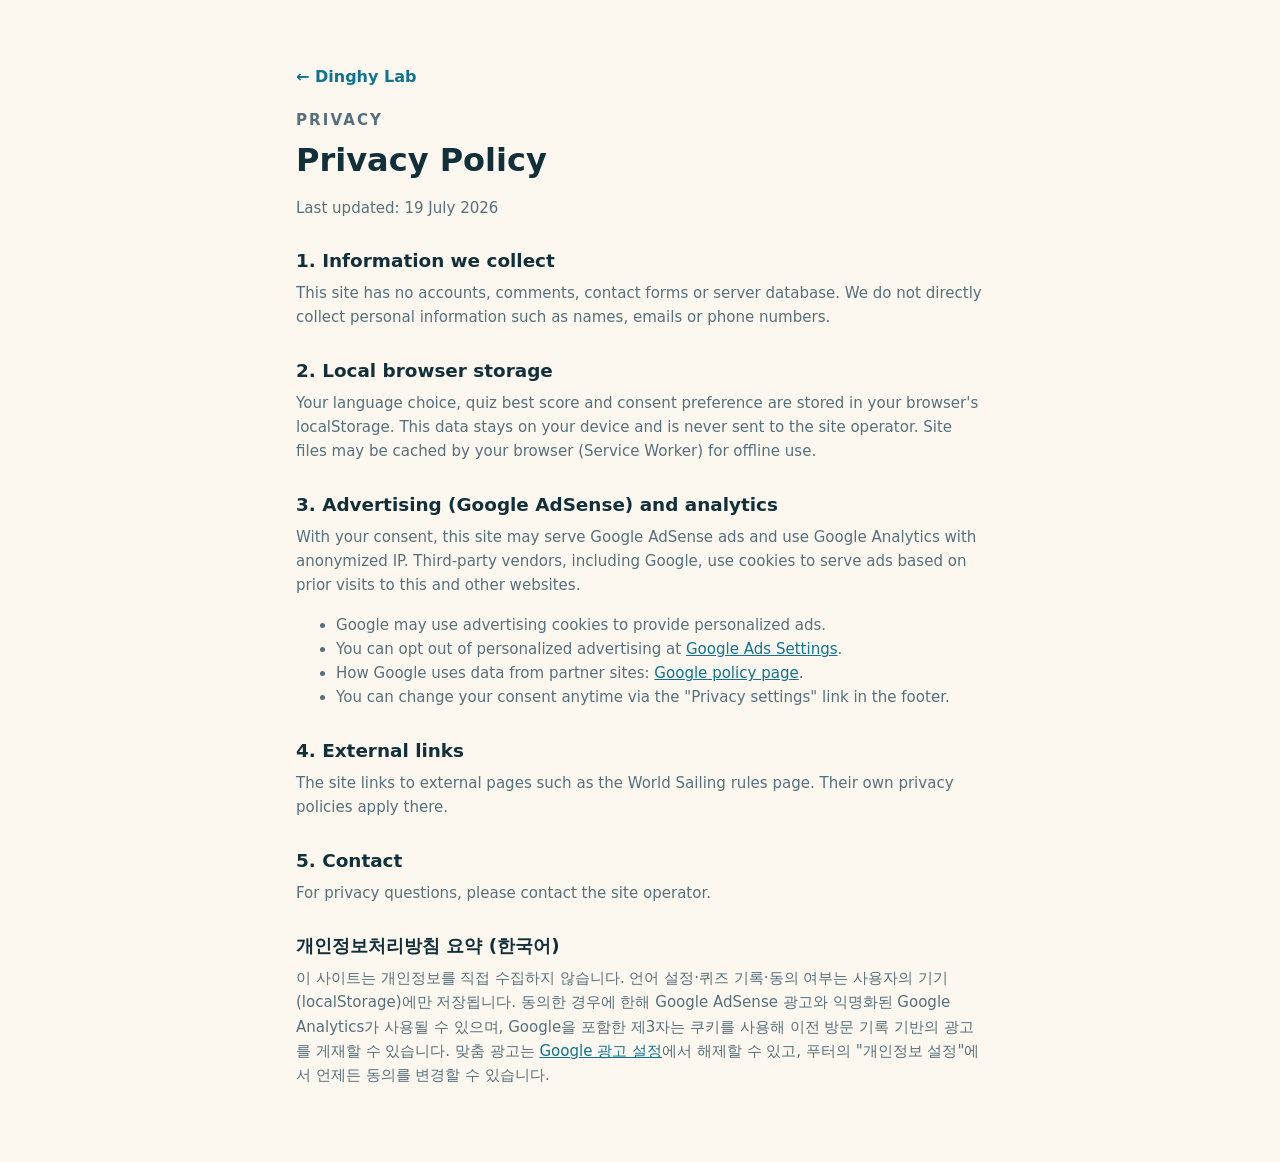
<file: privacy.html>
<!doctype html>
<html lang="en">
  <head>
    <meta charset="utf-8" />
    <meta name="viewport" content="width=device-width, initial-scale=1" />
    <title>Privacy Policy | Dinghy Lab</title>
    <meta name="description" content="Privacy, cookie and advertising policy for Dinghy Lab." />
    <meta name="theme-color" content="#082c3c" />
    <link rel="icon" href="assets/icons/icon-192.png" type="image/png" />
    <link rel="stylesheet" href="sim.css" />
    <link rel="stylesheet" href="hub.css" />
  </head>
  <body>
    <main class="legal-main">
      <a class="legal-back" href="index.html">← Dinghy Lab</a>
      <p class="eyebrow">PRIVACY</p>
      <h1>Privacy Policy</h1>
      <p>Last updated: 19 July 2026</p>

      <h2>1. Information we collect</h2>
      <p>
        This site has no accounts, comments, contact forms or server database. We do not directly
        collect personal information such as names, emails or phone numbers.
      </p>

      <h2>2. Local browser storage</h2>
      <p>
        Your language choice, quiz best score and consent preference are stored in your browser's
        localStorage. This data stays on your device and is never sent to the site operator.
        Site files may be cached by your browser (Service Worker) for offline use.
      </p>

      <h2>3. Advertising (Google AdSense) and analytics</h2>
      <p>
        With your consent, this site may serve Google AdSense ads and use Google Analytics with
        anonymized IP. Third-party vendors, including Google, use cookies to serve ads based on
        prior visits to this and other websites.
      </p>
      <ul>
        <li>Google may use advertising cookies to provide personalized ads.</li>
        <li>You can opt out of personalized advertising at <a href="https://adssettings.google.com" target="_blank" rel="noreferrer">Google Ads Settings</a>.</li>
        <li>How Google uses data from partner sites: <a href="https://policies.google.com/technologies/partner-sites" target="_blank" rel="noreferrer">Google policy page</a>.</li>
        <li>You can change your consent anytime via the "Privacy settings" link in the footer.</li>
      </ul>

      <h2>4. External links</h2>
      <p>
        The site links to external pages such as the World Sailing rules page. Their own privacy
        policies apply there.
      </p>

      <h2>5. Contact</h2>
      <p>For privacy questions, please contact the site operator.</p>

      <h2>개인정보처리방침 요약 (한국어)</h2>
      <p>
        이 사이트는 개인정보를 직접 수집하지 않습니다. 언어 설정·퀴즈 기록·동의 여부는 사용자의
        기기(localStorage)에만 저장됩니다. 동의한 경우에 한해 Google AdSense 광고와 익명화된
        Google Analytics가 사용될 수 있으며, Google을 포함한 제3자는 쿠키를 사용해 이전 방문 기록
        기반의 광고를 게재할 수 있습니다. 맞춤 광고는
        <a href="https://adssettings.google.com" target="_blank" rel="noreferrer">Google 광고 설정</a>에서
        해제할 수 있고, 푸터의 "개인정보 설정"에서 언제든 동의를 변경할 수 있습니다.
      </p>
    </main>
  </body>
</html>
</file>
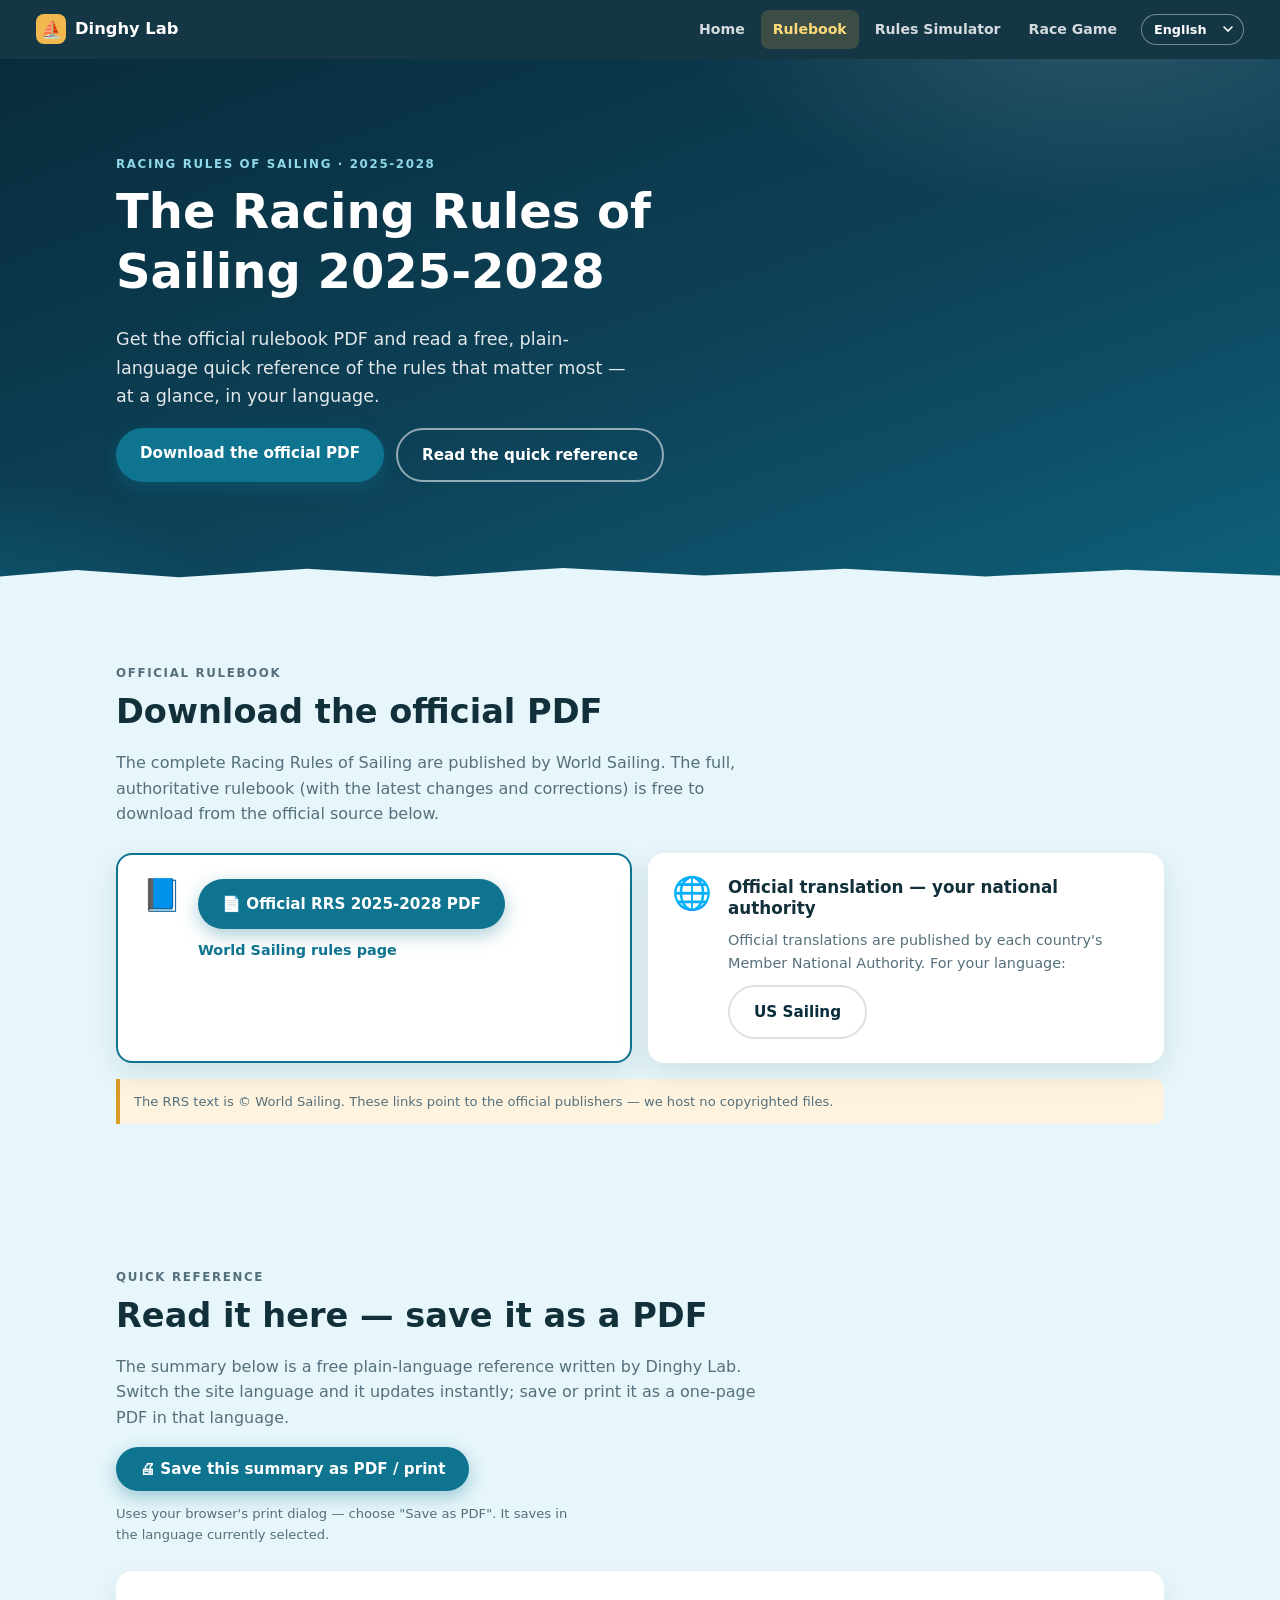
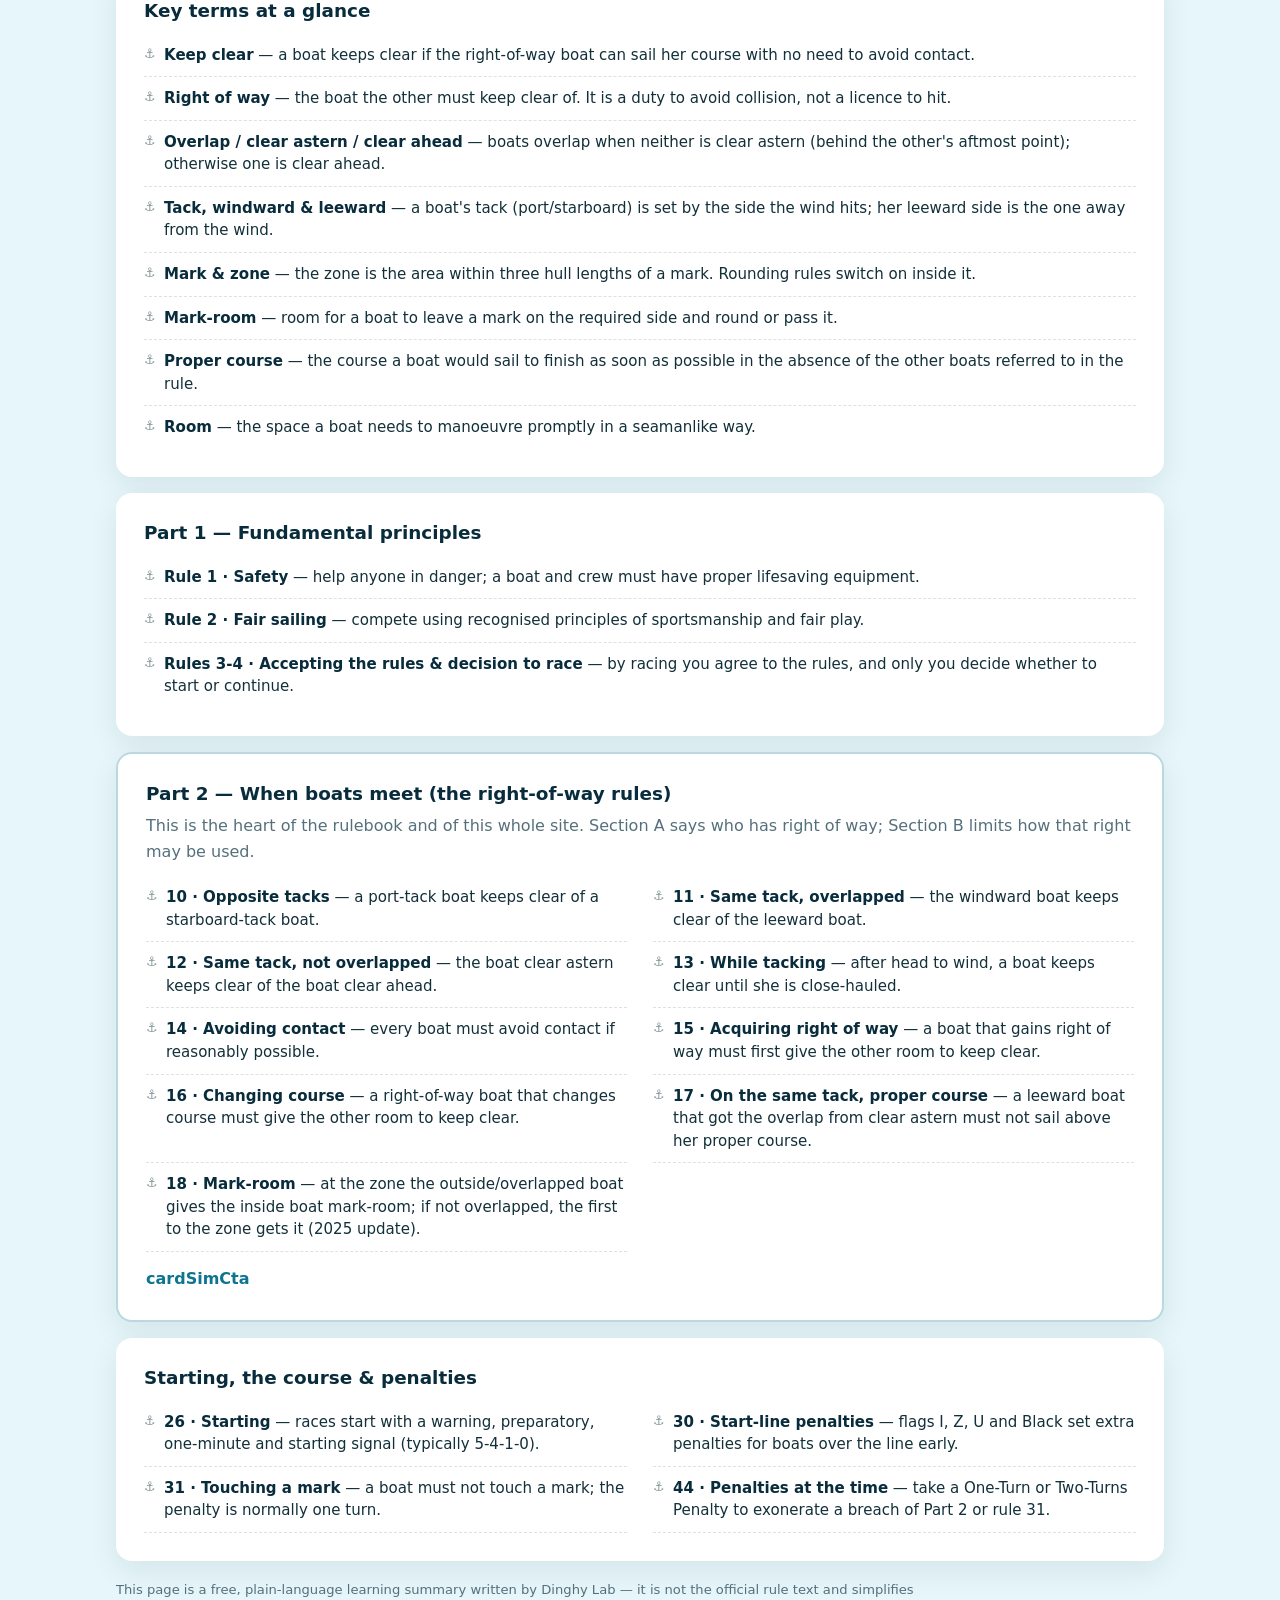
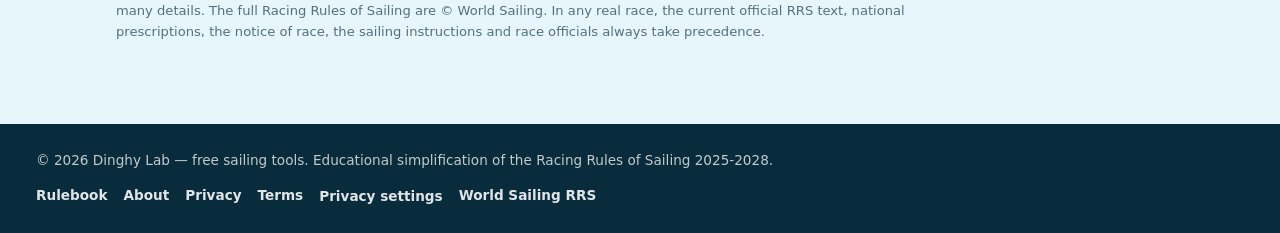
<file: rules.html>
<!doctype html>
<html lang="en">
  <head>
    <meta charset="utf-8" />
    <meta name="viewport" content="width=device-width, initial-scale=1, viewport-fit=cover" />
    <title>Racing Rules of Sailing 2025-2028 — Official PDF & Quick Reference | Dinghy Lab</title>
    <meta
      name="description"
      content="Download the official Racing Rules of Sailing 2025-2028 PDF (World Sailing) and read a free plain-language quick reference of the key rules. English, 한국어, Español, Français, Deutsch."
    />
    <meta name="theme-color" content="#082c3c" />
    <meta name="robots" content="index,follow,max-image-preview:large" />
    <meta property="og:type" content="article" />
    <meta property="og:site_name" content="Dinghy Lab" />
    <meta property="og:title" content="Racing Rules of Sailing 2025-2028 — Official PDF & Quick Reference" />
    <meta property="og:description" content="Get the official RRS 2025-2028 rulebook PDF and a free plain-language quick reference in five languages." />
    <meta property="og:url" content="https://dinghy-lab.netlify.app/rules.html" />
    <meta property="og:image" content="https://dinghy-lab.netlify.app/assets/hero-dinghy.png" />
    <meta name="twitter:card" content="summary_large_image" />
    <link rel="manifest" href="manifest.webmanifest" />
    <link rel="icon" href="assets/icons/icon-192.png" type="image/png" />
    <link rel="apple-touch-icon" href="assets/icons/icon-192.png" />
    <link rel="stylesheet" href="sim.css" />
    <link rel="stylesheet" href="hub.css" />
    <link rel="stylesheet" href="rules.css" />
    <script type="application/ld+json">
    {
      "@context": "https://schema.org",
      "@type": "Article",
      "headline": "Racing Rules of Sailing 2025-2028 — Official PDF & Quick Reference",
      "about": "Racing Rules of Sailing 2025-2028",
      "inLanguage": ["en", "ko", "es", "fr", "de"],
      "isAccessibleForFree": true,
      "publisher": { "@type": "Organization", "name": "Dinghy Lab" }
    }
    </script>
  </head>
  <body>
    <a class="skip-link" href="#reference" data-i18n="rbHeroRead">Read the quick reference</a>

    <header class="hub-header">
      <a class="hub-brand" href="index.html"><span class="hub-brand-mark" aria-hidden="true">⛵</span><span>Dinghy Lab</span></a>
      <nav class="hub-nav" aria-label="Main menu">
        <a href="index.html" data-i18n="navHome">Home</a>
        <a href="rules.html" class="active" data-i18n="navRulebook">Rulebook</a>
        <a href="simulator.html" data-i18n="navSimulator">Rules Simulator</a>
        <a href="game.html" data-i18n="navGame">Race Game</a>
      </nav>
      <div class="hub-actions">
        <button type="button" id="installApp" class="hub-install" hidden data-i18n="installApp">📱 Install app</button>
        <select id="hubLang" class="hub-lang" aria-label="Language"></select>
      </div>
    </header>

    <main id="top">
      <section class="hero">
        <div class="hero-inner">
          <div class="hero-copy">
            <p class="eyebrow" data-i18n="rbEyebrow">RACING RULES OF SAILING · 2025-2028</p>
            <h1 data-i18n="rbHeroTitle">The Racing Rules of Sailing 2025-2028</h1>
            <p class="hero-lede" data-i18n="rbHeroLead">
              Get the official rulebook PDF and read a free, plain-language quick reference of the rules that matter most — at a glance, in your language.
            </p>
            <div class="hero-buttons">
              <a class="btn btn-primary" href="#official" data-i18n="rbHeroDownload">Download the official PDF</a>
              <a class="btn btn-ghost" href="#reference" data-i18n="rbHeroRead">Read the quick reference</a>
            </div>
          </div>
        </div>
        <div class="hero-wave" aria-hidden="true"></div>
      </section>

      <!-- ─────────── 공식 PDF 다운로드 ─────────── -->
      <section class="sim-band" id="official">
        <div class="section-inner">
          <div class="section-heading">
            <p class="eyebrow" data-i18n="rbOfficialEyebrow">OFFICIAL RULEBOOK</p>
            <h2 data-i18n="rbOfficialTitle">Download the official PDF</h2>
            <p data-i18n="rbOfficialDesc">The complete Racing Rules of Sailing are published by World Sailing. The full, authoritative rulebook is free to download from the official source below.</p>
          </div>

          <div class="official-grid">
            <div class="official-card primary">
              <span class="official-icon" aria-hidden="true">📘</span>
              <div class="official-body">
                <a class="btn btn-primary" id="officialPdf" href="https://www.sailing.org/wp-content/uploads/2026/04/2025-2028-RRS-with-Changes-and-Corrections.pdf" target="_blank" rel="noreferrer" data-i18n="rbBtnPdf">📄 Official RRS 2025-2028 PDF</a>
                <a class="official-sub" href="https://www.sailing.org/inside-worldsailing/rules-regulations/racingrules/" target="_blank" rel="noreferrer" data-i18n="rbBtnPage">World Sailing rules page</a>
              </div>
            </div>

            <div class="official-card">
              <span class="official-icon" aria-hidden="true">🌐</span>
              <div class="official-body">
                <h3 data-i18n="rbMnaTitle">Official translation — your national authority</h3>
                <p data-i18n="rbMnaDesc">Official translations are published by each country's Member National Authority. For your language:</p>
                <a class="btn btn-ghost dark" id="mnaLink" href="https://www.sailing.org/inside-worldsailing/rules-regulations/racingrules/" target="_blank" rel="noreferrer">World Sailing</a>
              </div>
            </div>
          </div>
          <p class="official-note" data-i18n="rbMnaCopyright">The RRS text is © World Sailing. These links point to the official publishers — we host no copyrighted files.</p>
        </div>
      </section>

      <div class="hub-ad-section" aria-label="Advertisement">
        <span class="hub-ad-label" data-i18n="adLabel">ADVERTISEMENT</span>
        <div class="hub-ad-slot" data-ad-position="game">
          <strong data-i18n="adPlaceholder">Ad placement</strong>
          <small data-i18n="adPlaceholderNote">Ads appear here automatically after AdSense approval.</small>
        </div>
      </div>

      <!-- ─────────── 한눈에 보는 요약 (인쇄/PDF 대상) ─────────── -->
      <section class="rules-band" id="reference">
        <div class="section-inner" id="printable">
          <div class="section-heading">
            <p class="eyebrow" data-i18n="rbPrintEyebrow">QUICK REFERENCE</p>
            <h2 data-i18n="rbPrintTitle">Read it here — save it as a PDF</h2>
            <p data-i18n="rbPrintDesc">The summary below is a free plain-language reference written by Dinghy Lab. Switch the site language and it updates instantly; save or print it as a one-page PDF in that language.</p>
            <div class="print-row">
              <button type="button" class="btn btn-primary" id="printBtn" data-i18n="rbPrintBtn">🖨 Save this summary as PDF / print</button>
              <span class="print-note" data-i18n="rbPrintNote">Uses your browser's print dialog — choose "Save as PDF". It saves in the language currently selected.</span>
            </div>
          </div>

          <div class="print-title" aria-hidden="true">
            <strong data-i18n="rbHeroTitle">The Racing Rules of Sailing 2025-2028</strong>
            <span data-i18n="rbPrintEyebrow">QUICK REFERENCE</span>
          </div>

          <div class="ref-block">
            <h3 data-i18n="rbDefTitle">Key terms at a glance</h3>
            <ul class="ref-list">
              <li data-i18n="rbDef1"></li>
              <li data-i18n="rbDef2"></li>
              <li data-i18n="rbDef3"></li>
              <li data-i18n="rbDef4"></li>
              <li data-i18n="rbDef5"></li>
              <li data-i18n="rbDef6"></li>
              <li data-i18n="rbDef7"></li>
              <li data-i18n="rbDef8"></li>
            </ul>
          </div>

          <div class="ref-block">
            <h3 data-i18n="rbBasicsTitle">Part 1 — Fundamental principles</h3>
            <ul class="ref-list">
              <li data-i18n="rbBasic1"></li>
              <li data-i18n="rbBasic2"></li>
              <li data-i18n="rbBasic3"></li>
            </ul>
          </div>

          <div class="ref-block highlight">
            <h3 data-i18n="rbP2Title">Part 2 — When boats meet (the right-of-way rules)</h3>
            <p class="ref-lead" data-i18n="rbP2Lead">This is the heart of the rulebook and of this whole site.</p>
            <ul class="ref-list two-col">
              <li data-i18n="rbR10"></li>
              <li data-i18n="rbR11"></li>
              <li data-i18n="rbR12"></li>
              <li data-i18n="rbR13"></li>
              <li data-i18n="rbR14"></li>
              <li data-i18n="rbR15"></li>
              <li data-i18n="rbR16"></li>
              <li data-i18n="rbR17"></li>
              <li data-i18n="rbR18"></li>
            </ul>
            <p class="ref-cta">
              <a href="simulator.html" data-i18n="cardSimCta">Start simulating →</a>
            </p>
          </div>

          <div class="ref-block">
            <h3 data-i18n="rbPenTitle">Starting, the course & penalties</h3>
            <ul class="ref-list two-col">
              <li data-i18n="rbPen26"></li>
              <li data-i18n="rbPen30"></li>
              <li data-i18n="rbPen31"></li>
              <li data-i18n="rbPen44"></li>
            </ul>
          </div>

          <p class="ref-copyright" data-i18n="rbCopyright">
            This page is a free plain-language learning summary — not the official rule text. The full Racing Rules of Sailing are © World Sailing.
          </p>
        </div>
      </section>
    </main>

    <footer class="hub-footer">
      <p data-i18n="footerLine"></p>
      <nav class="hub-footer-links" aria-label="Site info">
        <a href="rules.html" data-i18n="navRulebook">Rulebook</a>
        <a href="about.html" data-i18n="footerAbout">About</a>
        <a href="privacy.html" data-i18n="footerPrivacy">Privacy</a>
        <a href="terms.html" data-i18n="footerTerms">Terms</a>
        <button id="hubConsentSettings" type="button" data-i18n="footerConsent">Privacy settings</button>
        <a href="https://www.sailing.org/inside-worldsailing/rules-regulations/racingrules/" target="_blank" rel="noreferrer">World Sailing RRS</a>
      </nav>
    </footer>

    <aside class="hub-consent" id="hubConsent" hidden aria-labelledby="hubConsentTitle">
      <div>
        <strong id="hubConsentTitle" data-i18n="consentTitle">Ads & analytics</strong>
        <p><span data-i18n="consentBody"></span> <a href="privacy.html" data-i18n="consentMore">Learn more</a></p>
      </div>
      <div class="hub-consent-actions">
        <button class="hub-consent-reject" id="hubConsentReject" type="button" data-i18n="consentReject">Decline optional</button>
        <button class="hub-consent-accept" id="hubConsentAccept" type="button" data-i18n="consentAccept">Accept and continue</button>
      </div>
    </aside>

    <script src="site-config.js"></script>
    <script src="rules-i18n.js"></script>
    <script src="i18n.js"></script>
    <script src="ads.js"></script>
    <script src="pwa.js"></script>
    <script src="rules.js"></script>
  </body>
</html>
</file>
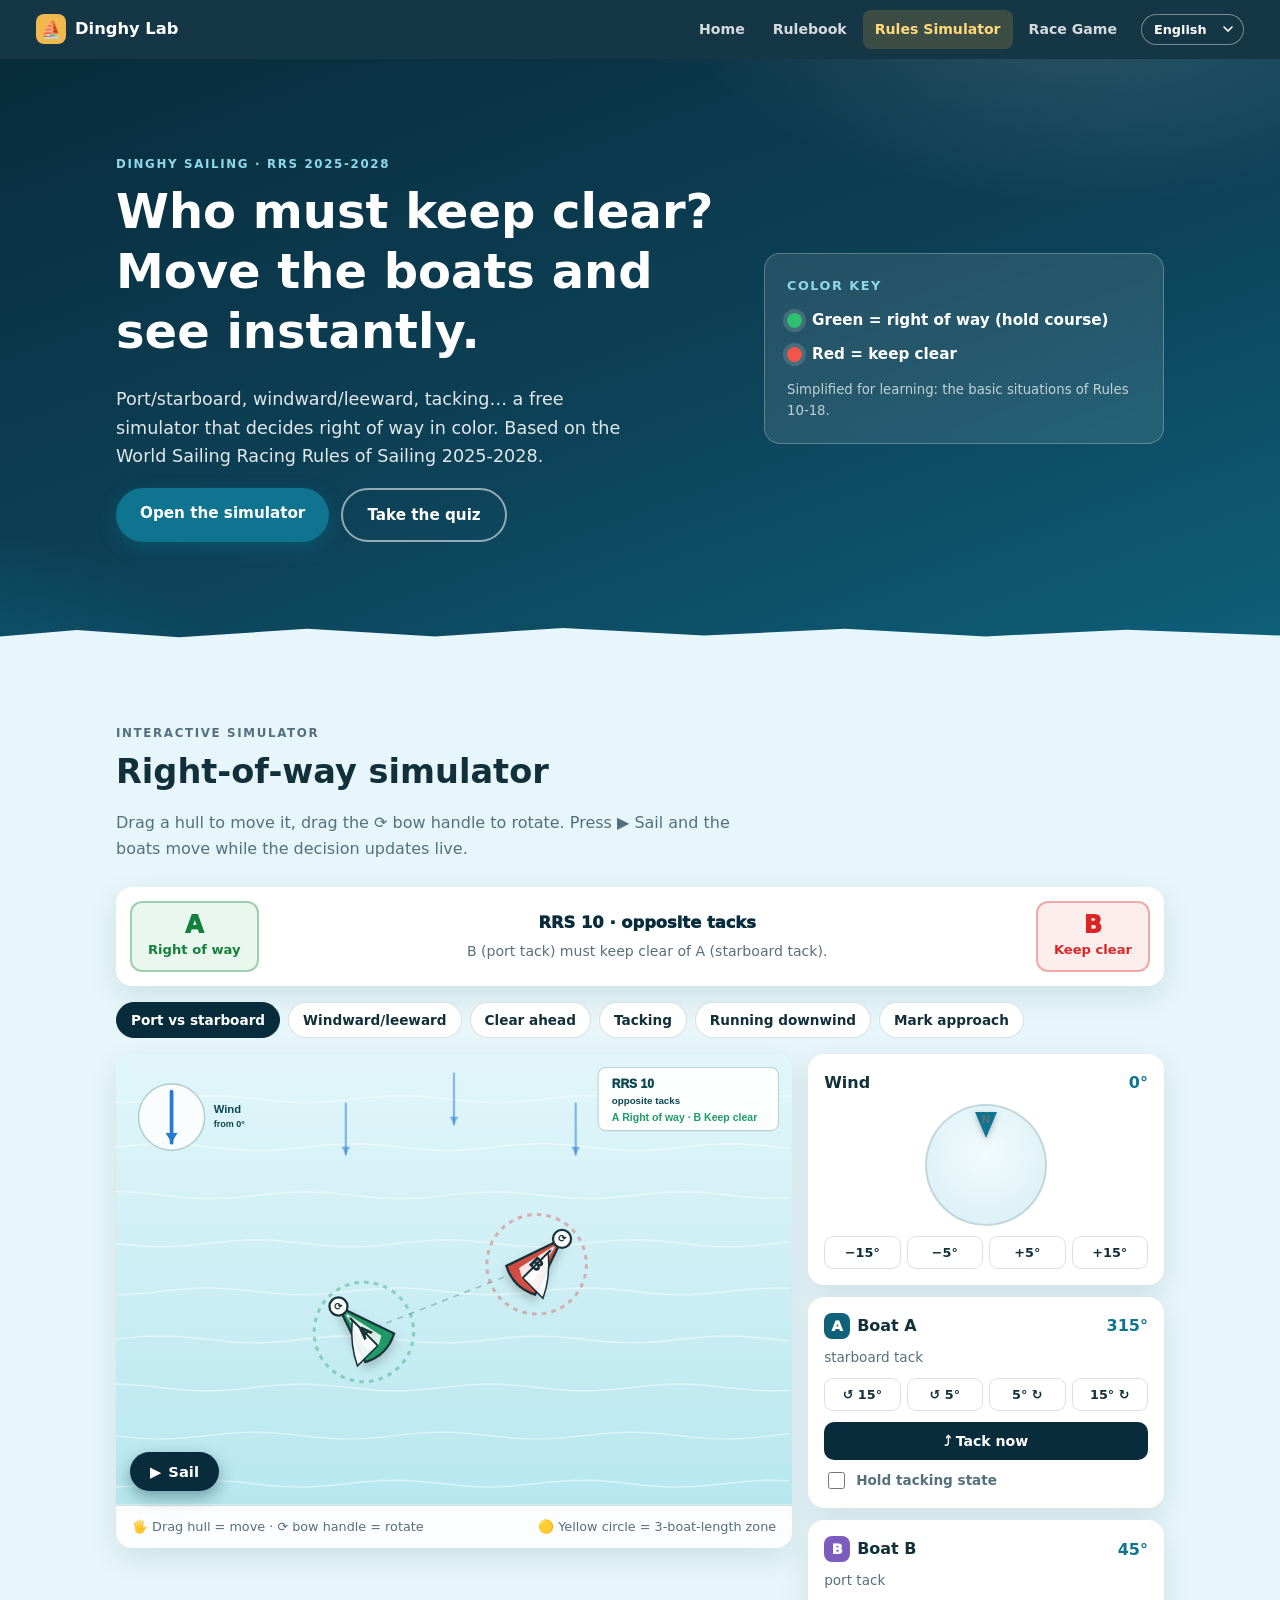
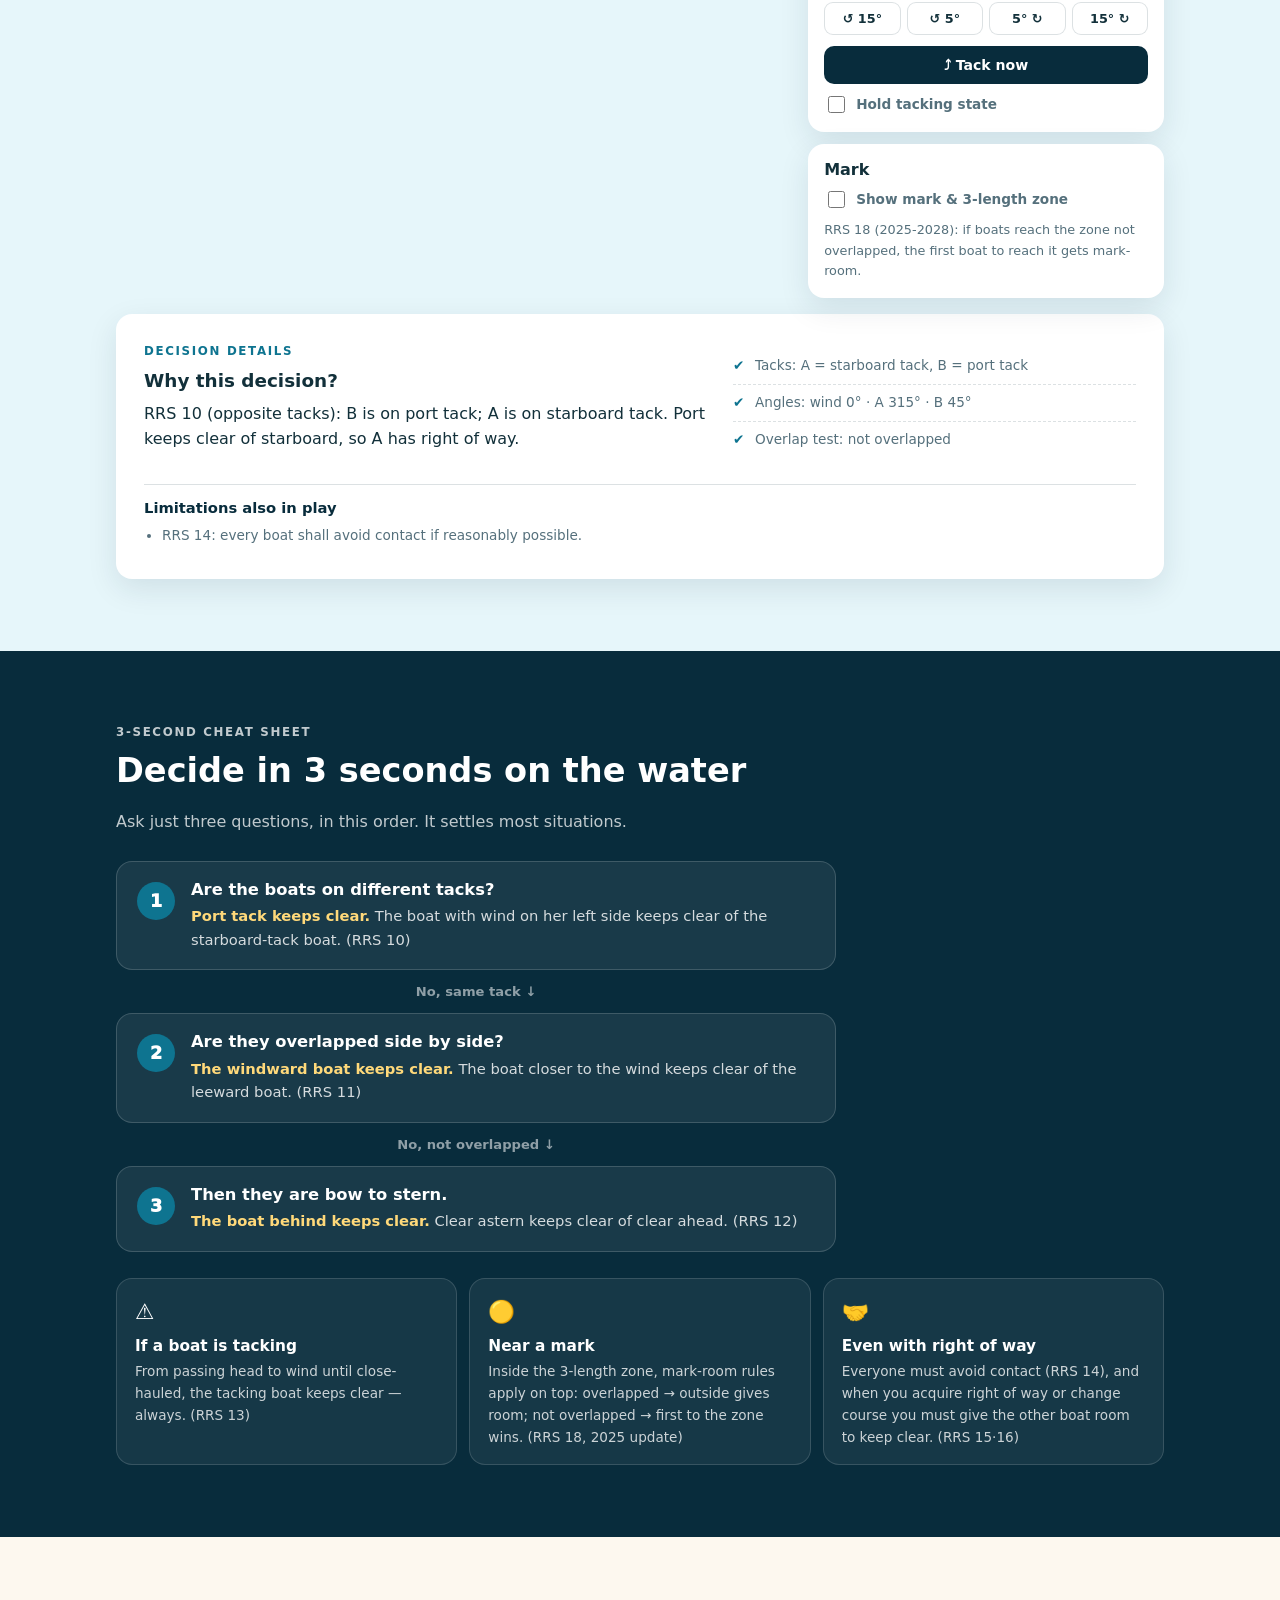
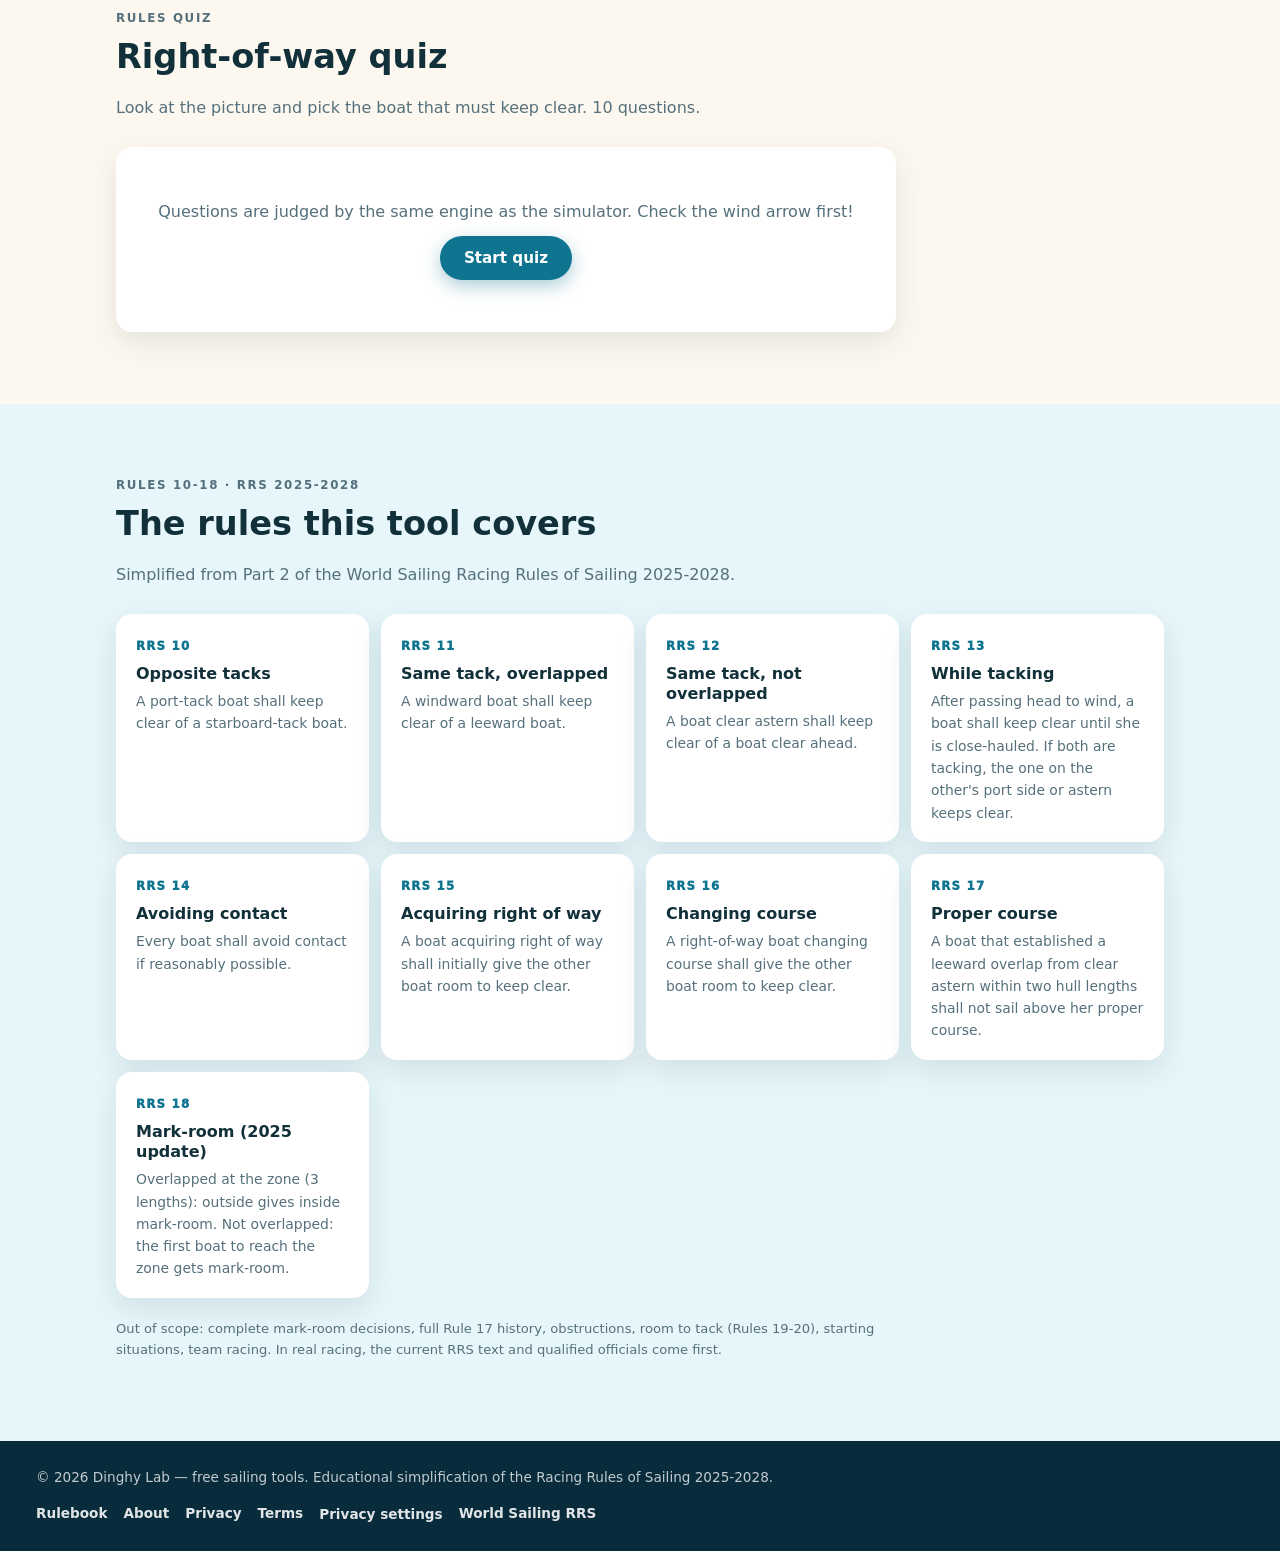
<file: simulator.html>
<!doctype html>
<html lang="en">
  <head>
    <meta charset="utf-8" />
    <meta name="viewport" content="width=device-width, initial-scale=1, viewport-fit=cover" />
    <title>Right-of-Way Simulator — Who Keeps Clear? | Dinghy Lab (RRS 2025-2028)</title>
    <meta
      name="description"
      content="Drag two dinghies and the wind: the keep-clear boat turns red instantly with the rule (RRS 10-13) and the reason. Sail-along mode, cheat sheet and quiz included."
    />
    <meta name="theme-color" content="#082c3c" />
    <meta name="robots" content="index,follow,max-image-preview:large" />
    <meta property="og:type" content="website" />
    <meta property="og:site_name" content="Dinghy Lab" />
    <meta property="og:title" content="Right-of-Way Simulator — Who Keeps Clear?" />
    <meta property="og:description" content="Move the boats and the right of way lights up instantly. Based on the Racing Rules of Sailing 2025-2028." />
    <meta property="og:url" content="https://dinghy-lab.netlify.app/simulator.html" />
    <meta property="og:image" content="https://dinghy-lab.netlify.app/assets/hero-dinghy.png" />
    <meta name="twitter:card" content="summary_large_image" />
    <link rel="manifest" href="manifest.webmanifest" />
    <link rel="icon" href="assets/icons/icon-192.png" type="image/png" />
    <link rel="apple-touch-icon" href="assets/icons/icon-192.png" />
    <link rel="stylesheet" href="sim.css" />
    <link rel="stylesheet" href="hub.css" />
    <script type="application/ld+json">
    {
      "@context": "https://schema.org",
      "@type": "WebApplication",
      "name": "Dinghy Lab Right-of-Way Simulator",
      "applicationCategory": "EducationalApplication",
      "operatingSystem": "Web",
      "inLanguage": ["en", "ko", "es", "fr", "de"],
      "offers": { "@type": "Offer", "price": "0", "priceCurrency": "USD" },
      "description": "Interactive right-of-way simulator for dinghy sailing based on the Racing Rules of Sailing 2025-2028"
    }
    </script>
  </head>
  <body>
    <a class="skip-link" href="#simulator" data-i18n="skip">Skip to simulator</a>

    <header class="hub-header">
      <a class="hub-brand" href="index.html"><span class="hub-brand-mark" aria-hidden="true">⛵</span><span>Dinghy Lab</span></a>
      <nav class="hub-nav" aria-label="Main menu">
        <a href="index.html" data-i18n="navHome">Home</a>
        <a href="rules.html" data-i18n="navRulebook">Rulebook</a>
        <a href="simulator.html" class="active" data-i18n="navSimulator">Rules Simulator</a>
        <a href="game.html" data-i18n="navGame">Race Game</a>
      </nav>
      <div class="hub-actions">
        <button type="button" id="installApp" class="hub-install" hidden data-i18n="installApp">📱 Install app</button>
        <select id="hubLang" class="hub-lang" aria-label="Language"></select>
      </div>
    </header>

    <main id="top">
      <section class="hero">
        <div class="hero-inner">
          <div class="hero-copy">
            <p class="eyebrow" data-i18n="heroEyebrow">DINGHY SAILING · RRS 2025-2028</p>
            <h1 data-i18n="heroTitle">Who must keep clear?<br />Move the boats and see instantly.</h1>
            <p class="hero-lede" data-i18n="heroLead">
              Port/starboard, windward/leeward, tacking… a free simulator that decides right of way in color.
              Based on the World Sailing Racing Rules of Sailing 2025-2028.
            </p>
            <div class="hero-buttons">
              <a class="btn btn-primary" href="#simulator" data-i18n="heroCta">Open the simulator</a>
              <a class="btn btn-ghost" href="#quiz" data-i18n="heroQuizCta">Take the quiz</a>
            </div>
          </div>
          <aside class="hero-card" aria-label="Color key">
            <p class="hero-card-title" data-i18n="colorPromise">Color key</p>
            <p class="color-line"><span class="dot green"></span><strong data-i18n="greenMeaning">Green = right of way (hold course)</strong></p>
            <p class="color-line"><span class="dot red"></span><strong data-i18n="redMeaning">Red = keep clear</strong></p>
            <p class="hero-card-note" data-i18n="heroScope">Simplified for learning: the basic situations of Rules 10-18.</p>
          </aside>
        </div>
        <div class="hero-wave" aria-hidden="true"></div>
      </section>

      <section class="sim-band" id="simulator">
        <div class="section-inner">
          <div class="section-heading">
            <p class="eyebrow" data-i18n="simEyebrow">INTERACTIVE SIMULATOR</p>
            <h2 data-i18n="simTitle">Right-of-way simulator</h2>
            <p data-i18n="simLead">Drag a hull to move it, drag the ⟳ bow handle to rotate. Press ▶ Sail and the boats move while the decision updates live.</p>
          </div>

          <div class="verdict-banner" id="verdictBanner" aria-live="polite">
            <div class="verdict-side" id="verdictA">
              <span class="verdict-boat">A</span>
              <span class="verdict-word" id="verdictWordA"></span>
            </div>
            <div class="verdict-center">
              <span class="verdict-rule" id="verdictRule">RRS 10</span>
              <p class="verdict-reason" id="verdictReason"></p>
            </div>
            <div class="verdict-side" id="verdictB">
              <span class="verdict-boat">B</span>
              <span class="verdict-word" id="verdictWordB"></span>
            </div>
          </div>

          <div class="preset-row" role="group" aria-label="Scenario presets">
            <button type="button" data-preset="opposite" class="active" data-i18n="presetOpposite">Port vs starboard</button>
            <button type="button" data-preset="leeward" data-i18n="presetLeeward">Windward/leeward</button>
            <button type="button" data-preset="clear" data-i18n="presetClear">Clear ahead</button>
            <button type="button" data-preset="tacking" data-i18n="presetTacking">Tacking</button>
            <button type="button" data-preset="downwind" data-i18n="presetDownwind">Running downwind</button>
            <button type="button" data-preset="mark" data-i18n="presetMark">Mark approach</button>
          </div>

          <div class="sim-layout">
            <section class="canvas-card">
              <div class="canvas-wrap">
                <canvas id="seaCanvas" aria-label="Dinghy right-of-way simulator canvas"></canvas>
                <button type="button" class="sail-toggle" id="sailToggle" aria-pressed="false">
                  <span id="sailToggleIcon">▶</span> <span id="sailToggleLabel" data-i18n="sailPlay">Sail</span>
                </button>
              </div>
              <div class="canvas-help">
                <span data-i18n="dragHelp">🖐 Drag hull = move · ⟳ bow handle = rotate</span>
                <span data-i18n="markHelp">🟡 Yellow circle = 3-boat-length zone</span>
              </div>
            </section>

            <aside class="control-card">
              <section class="ctrl-block wind-block">
                <div class="ctrl-head">
                  <h3 data-i18n="windControlTitle">Wind</h3>
                  <strong id="windValue">0°</strong>
                </div>
                <div class="dial" id="windDial" role="slider" tabindex="0" aria-valuemin="0" aria-valuemax="359" aria-valuenow="0" aria-label="Wind direction">
                  <div class="dial-ring"><div class="dial-pointer"></div></div>
                  <span class="dial-n">N</span>
                </div>
                <div class="quick-spin">
                  <button type="button" data-adjust="wind" data-delta="-15">−15°</button>
                  <button type="button" data-adjust="wind" data-delta="-5">−5°</button>
                  <button type="button" data-adjust="wind" data-delta="5">+5°</button>
                  <button type="button" data-adjust="wind" data-delta="15">+15°</button>
                </div>
              </section>

              <section class="ctrl-block boat-block boat-a">
                <div class="ctrl-head">
                  <h3><span class="boat-chip chip-a">A</span> <span data-i18n="boatA">Boat A</span></h3>
                  <strong id="headingAValue">315°</strong>
                </div>
                <p class="boat-state" id="stateA"></p>
                <div class="quick-spin">
                  <button type="button" data-adjust="A" data-delta="-15">↺ 15°</button>
                  <button type="button" data-adjust="A" data-delta="-5">↺ 5°</button>
                  <button type="button" data-adjust="A" data-delta="5">5° ↻</button>
                  <button type="button" data-adjust="A" data-delta="15">15° ↻</button>
                </div>
                <div class="boat-actions">
                  <button type="button" class="tack-button" data-tack="A" id="tackButtonA" data-i18n="doTack">⤴ Tack now</button>
                  <label class="check-line"><input id="tackingA" type="checkbox" /> <span data-i18n="holdTacking">Hold tacking state</span></label>
                </div>
              </section>

              <section class="ctrl-block boat-block boat-b">
                <div class="ctrl-head">
                  <h3><span class="boat-chip chip-b">B</span> <span data-i18n="boatB">Boat B</span></h3>
                  <strong id="headingBValue">45°</strong>
                </div>
                <p class="boat-state" id="stateB"></p>
                <div class="quick-spin">
                  <button type="button" data-adjust="B" data-delta="-15">↺ 15°</button>
                  <button type="button" data-adjust="B" data-delta="-5">↺ 5°</button>
                  <button type="button" data-adjust="B" data-delta="5">5° ↻</button>
                  <button type="button" data-adjust="B" data-delta="15">15° ↻</button>
                </div>
                <div class="boat-actions">
                  <button type="button" class="tack-button" data-tack="B" id="tackButtonB" data-i18n="doTack">⤴ Tack now</button>
                  <label class="check-line"><input id="tackingB" type="checkbox" /> <span data-i18n="holdTacking">Hold tacking state</span></label>
                </div>
              </section>

              <section class="ctrl-block mark-block">
                <div class="ctrl-head"><h3 data-i18n="markControlTitle">Mark</h3></div>
                <label class="check-line"><input id="markEnabled" type="checkbox" /> <span data-i18n="showMark">Show mark & 3-length zone</span></label>
                <p class="mark-note-inline" data-i18n="markInlineNote">RRS 18 (2025-2028): if boats reach the zone not overlapped, the first boat to reach it gets mark-room.</p>
              </section>
            </aside>
          </div>

          <div class="reason-card">
            <div class="reason-main">
              <p class="eyebrow" data-i18n="whyEyebrow">DECISION DETAILS</p>
              <h3 data-i18n="whyTitle">Why this decision?</h3>
              <p id="longReasonText"></p>
            </div>
            <ul id="reasonList"></ul>
            <div class="obligation-block">
              <h4 data-i18n="limitsTitle">Limitations also in play</h4>
              <ul id="obligationList"></ul>
            </div>
            <p id="markReason" class="mark-reason" hidden></p>
          </div>
        </div>
      </section>

      <section class="cheat-band" id="cheat">
        <div class="section-inner">
          <div class="section-heading">
            <p class="eyebrow" data-i18n="cheatEyebrow">3-SECOND CHEAT SHEET</p>
            <h2 data-i18n="cheatTitle">Decide in 3 seconds on the water</h2>
            <p data-i18n="cheatLead">Ask just three questions, in this order. It settles most situations.</p>
          </div>
          <ol class="cheat-steps">
            <li class="cheat-step">
              <span class="cheat-no">1</span>
              <div>
                <h3 data-i18n="cheat1Q">Are the boats on different tacks?</h3>
                <p data-i18n="cheat1A"><strong>Port tack keeps clear.</strong> (RRS 10)</p>
              </div>
            </li>
            <li class="cheat-arrow" aria-hidden="true"><span data-i18n="cheatNo">No, same tack ↓</span></li>
            <li class="cheat-step">
              <span class="cheat-no">2</span>
              <div>
                <h3 data-i18n="cheat2Q">Are they overlapped side by side?</h3>
                <p data-i18n="cheat2A"><strong>The windward boat keeps clear.</strong> (RRS 11)</p>
              </div>
            </li>
            <li class="cheat-arrow" aria-hidden="true"><span data-i18n="cheatNo2">No, not overlapped ↓</span></li>
            <li class="cheat-step">
              <span class="cheat-no">3</span>
              <div>
                <h3 data-i18n="cheat3Q">Then they are bow to stern.</h3>
                <p data-i18n="cheat3A"><strong>The boat behind keeps clear.</strong> (RRS 12)</p>
              </div>
            </li>
          </ol>
          <div class="cheat-exceptions">
            <article><span>⚠️</span><h4 data-i18n="cheatEx1T">If a boat is tacking</h4><p data-i18n="cheatEx1P">The tacking boat keeps clear — always. (RRS 13)</p></article>
            <article><span>🟡</span><h4 data-i18n="cheatEx2T">Near a mark</h4><p data-i18n="cheatEx2P">Inside the 3-length zone, mark-room rules apply on top. (RRS 18)</p></article>
            <article><span>🤝</span><h4 data-i18n="cheatEx3T">Even with right of way</h4><p data-i18n="cheatEx3P">Everyone must avoid contact. (RRS 14-16)</p></article>
          </div>
        </div>
      </section>

      <section class="hub-ad-section" aria-label="Advertisement">
        <span class="hub-ad-label" data-i18n="adLabel">ADVERTISEMENT</span>
        <div class="hub-ad-slot" data-ad-position="simulator">
          <strong data-i18n="adPlaceholder">Ad placement</strong>
          <small data-i18n="adPlaceholderNote">Ads appear here automatically after AdSense approval.</small>
        </div>
      </section>

      <section class="quiz-band" id="quiz">
        <div class="section-inner">
          <div class="section-heading">
            <p class="eyebrow" data-i18n="quizEyebrow">RULES QUIZ</p>
            <h2 data-i18n="quizTitle">Right-of-way quiz</h2>
            <p data-i18n="quizLead">Look at the picture and pick the boat that must keep clear. 10 questions.</p>
          </div>

          <div class="quiz-shell" id="quizShell">
            <div class="quiz-start" id="quizStart">
              <p data-i18n="quizIntro">Questions are judged by the same engine as the simulator. Check the wind arrow first!</p>
              <button type="button" class="btn btn-primary" id="quizStartButton" data-i18n="quizStartButton">Start quiz</button>
              <p class="quiz-best" id="quizBest" hidden></p>
            </div>

            <div class="quiz-play" id="quizPlay" hidden>
              <div class="quiz-meta">
                <span id="quizProgress">1 / 10</span>
                <span id="quizScore" class="quiz-score"></span>
              </div>
              <div class="quiz-canvas-wrap">
                <canvas id="quizCanvas" aria-label="Quiz scenario"></canvas>
              </div>
              <p class="quiz-question" id="quizQuestion" data-i18n="quizQuestion">Which boat must keep clear?</p>
              <div class="quiz-choices">
                <button type="button" class="quiz-choice choice-a" data-choice="A"><span>A</span><span data-i18n="quizKeepClearChoice">must keep clear</span></button>
                <button type="button" class="quiz-choice choice-b" data-choice="B"><span>B</span><span data-i18n="quizKeepClearChoice">must keep clear</span></button>
              </div>
              <div class="quiz-feedback" id="quizFeedback" hidden>
                <strong id="quizFeedbackTitle"></strong>
                <p id="quizFeedbackText"></p>
                <button type="button" class="btn btn-primary" id="quizNextButton" data-i18n="quizNext">Next question</button>
              </div>
            </div>

            <div class="quiz-result" id="quizResult" hidden>
              <p class="quiz-result-score" id="quizResultScore">10 / 10</p>
              <p id="quizResultMessage"></p>
              <button type="button" class="btn btn-primary" id="quizRetryButton" data-i18n="quizRetry">Try again</button>
            </div>
          </div>
        </div>
      </section>

      <section class="rules-band" id="rules">
        <div class="section-inner">
          <div class="section-heading">
            <p class="eyebrow" data-i18n="rulesEyebrow">RULES 10-18 · RRS 2025-2028</p>
            <h2 data-i18n="rulesTitle">The rules this tool covers</h2>
            <p data-i18n="rulesLead">Simplified from Part 2 of the World Sailing Racing Rules of Sailing 2025-2028.</p>
          </div>
          <div class="rule-grid">
            <article><span>RRS 10</span><h3 data-i18n="rule10Title">Opposite tacks</h3><p data-i18n="rule10Text">A port-tack boat shall keep clear of a starboard-tack boat.</p></article>
            <article><span>RRS 11</span><h3 data-i18n="rule11Title">Same tack, overlapped</h3><p data-i18n="rule11Text">A windward boat shall keep clear of a leeward boat.</p></article>
            <article><span>RRS 12</span><h3 data-i18n="rule12Title">Same tack, not overlapped</h3><p data-i18n="rule12Text">A boat clear astern shall keep clear of a boat clear ahead.</p></article>
            <article><span>RRS 13</span><h3 data-i18n="rule13Title">While tacking</h3><p data-i18n="rule13Text">After passing head to wind, a boat shall keep clear until she is close-hauled.</p></article>
            <article><span>RRS 14</span><h3 data-i18n="rule14Title">Avoiding contact</h3><p data-i18n="rule14Text">Every boat shall avoid contact if reasonably possible.</p></article>
            <article><span>RRS 15</span><h3 data-i18n="rule15Title">Acquiring right of way</h3><p data-i18n="rule15Text">A boat acquiring right of way shall initially give the other boat room to keep clear.</p></article>
            <article><span>RRS 16</span><h3 data-i18n="rule16Title">Changing course</h3><p data-i18n="rule16Text">A right-of-way boat changing course shall give the other boat room to keep clear.</p></article>
            <article><span>RRS 17</span><h3 data-i18n="rule17Title">Proper course</h3><p data-i18n="rule17Text">A boat with a leeward overlap from clear astern shall not sail above her proper course.</p></article>
            <article><span>RRS 18</span><h3 data-i18n="rule18Title">Mark-room (2025 update)</h3><p data-i18n="rule18Text">Overlapped at the zone: outside gives inside mark-room. Not overlapped: first to the zone gets it.</p></article>
          </div>
          <p class="scope-note" data-i18n="scopeNote">
            Out of scope: complete mark-room decisions, obstructions, room to tack (Rules 19-20), starting situations, team racing.
          </p>
        </div>
      </section>
    </main>

    <footer class="hub-footer">
      <p data-i18n="footerLine"></p>
      <nav class="hub-footer-links" aria-label="Site info">
        <a href="about.html" data-i18n="footerAbout">About</a>
        <a href="privacy.html" data-i18n="footerPrivacy">Privacy</a>
        <a href="terms.html" data-i18n="footerTerms">Terms</a>
        <button id="hubConsentSettings" type="button" data-i18n="footerConsent">Privacy settings</button>
        <a href="https://www.sailing.org/inside-worldsailing/rules-regulations/racingrules/" target="_blank" rel="noreferrer">World Sailing RRS</a>
      </nav>
    </footer>

    <aside class="hub-consent" id="hubConsent" hidden aria-labelledby="hubConsentTitle">
      <div>
        <strong id="hubConsentTitle" data-i18n="consentTitle">Ads & analytics</strong>
        <p><span data-i18n="consentBody"></span> <a href="privacy.html" data-i18n="consentMore">Learn more</a></p>
      </div>
      <div class="hub-consent-actions">
        <button class="hub-consent-reject" id="hubConsentReject" type="button" data-i18n="consentReject">Decline optional</button>
        <button class="hub-consent-accept" id="hubConsentAccept" type="button" data-i18n="consentAccept">Accept and continue</button>
      </div>
    </aside>

    <script src="site-config.js"></script>
    <script src="simulator-i18n.js"></script>
    <script src="i18n.js"></script>
    <script src="ads.js"></script>
    <script src="pwa.js"></script>
    <script src="simulator.js"></script>
  </body>
</html>
</file>
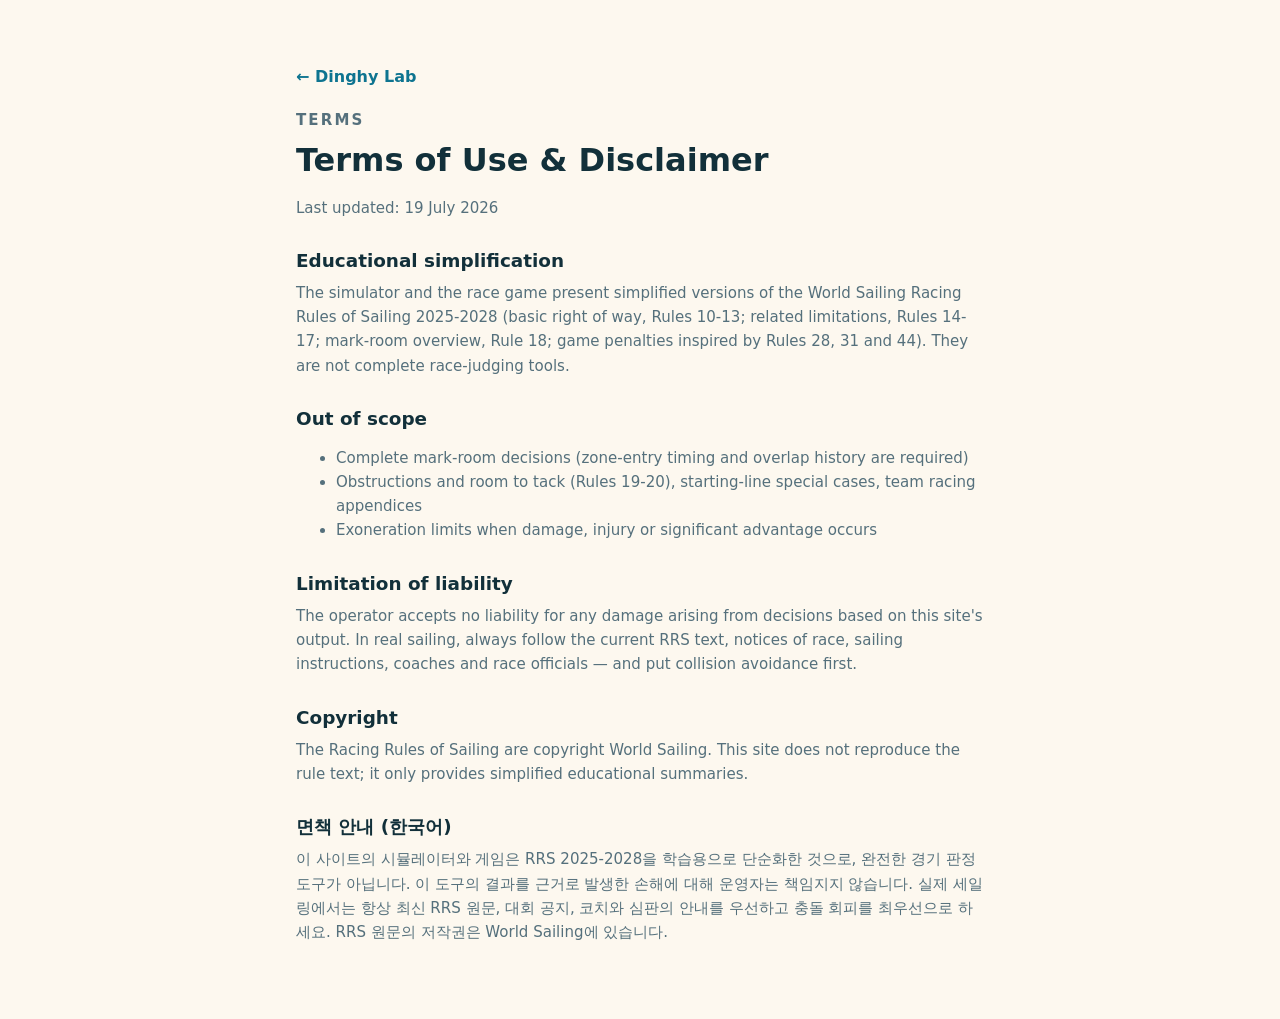
<file: terms.html>
<!doctype html>
<html lang="en">
  <head>
    <meta charset="utf-8" />
    <meta name="viewport" content="width=device-width, initial-scale=1" />
    <title>Terms & Disclaimer | Dinghy Lab</title>
    <meta name="description" content="Terms of use and educational disclaimer for Dinghy Lab." />
    <meta name="theme-color" content="#082c3c" />
    <link rel="icon" href="assets/icons/icon-192.png" type="image/png" />
    <link rel="stylesheet" href="sim.css" />
    <link rel="stylesheet" href="hub.css" />
  </head>
  <body>
    <main class="legal-main">
      <a class="legal-back" href="index.html">← Dinghy Lab</a>
      <p class="eyebrow">TERMS</p>
      <h1>Terms of Use & Disclaimer</h1>
      <p>Last updated: 19 July 2026</p>

      <h2>Educational simplification</h2>
      <p>
        The simulator and the race game present simplified versions of the World Sailing Racing
        Rules of Sailing 2025-2028 (basic right of way, Rules 10-13; related limitations, Rules
        14-17; mark-room overview, Rule 18; game penalties inspired by Rules 28, 31 and 44).
        They are not complete race-judging tools.
      </p>

      <h2>Out of scope</h2>
      <ul>
        <li>Complete mark-room decisions (zone-entry timing and overlap history are required)</li>
        <li>Obstructions and room to tack (Rules 19-20), starting-line special cases, team racing appendices</li>
        <li>Exoneration limits when damage, injury or significant advantage occurs</li>
      </ul>

      <h2>Limitation of liability</h2>
      <p>
        The operator accepts no liability for any damage arising from decisions based on this
        site's output. In real sailing, always follow the current RRS text, notices of race,
        sailing instructions, coaches and race officials — and put collision avoidance first.
      </p>

      <h2>Copyright</h2>
      <p>
        The Racing Rules of Sailing are copyright World Sailing. This site does not reproduce the
        rule text; it only provides simplified educational summaries.
      </p>

      <h2>면책 안내 (한국어)</h2>
      <p>
        이 사이트의 시뮬레이터와 게임은 RRS 2025-2028을 학습용으로 단순화한 것으로, 완전한 경기
        판정 도구가 아닙니다. 이 도구의 결과를 근거로 발생한 손해에 대해 운영자는 책임지지
        않습니다. 실제 세일링에서는 항상 최신 RRS 원문, 대회 공지, 코치와 심판의 안내를 우선하고
        충돌 회피를 최우선으로 하세요. RRS 원문의 저작권은 World Sailing에 있습니다.
      </p>
    </main>
  </body>
</html>
</file>
<file: sim.css>
/* ============================================================
   세일링 권리정 시뮬레이터 v3 — 스타일
   모바일 우선 반응형 · 시스템 폰트 · 외부 의존성 없음
   ============================================================ */

:root {
  --navy: #082c3c;
  --navy-2: #0d3d52;
  --teal: #0e7490;
  --sky: #e6f6fa;
  --sand: #fdf8ef;
  --ink: #12303a;
  --muted: #55707c;
  --line: rgba(8, 44, 60, 0.14);
  --green: #15803d;
  --green-bg: #e9f7ee;
  --red: #dc2626;
  --red-bg: #fdeeee;
  --gold: #d99a26;
  --gold-bg: #fdf3df;
  --card: #ffffff;
  --radius: 16px;
  --shadow: 0 10px 30px rgba(8, 44, 60, 0.1);
  --font: "Pretendard Variable", Pretendard, -apple-system, BlinkMacSystemFont,
    system-ui, "Segoe UI", "Apple SD Gothic Neo", "Noto Sans KR", "Malgun Gothic", sans-serif;
}

* { box-sizing: border-box; }
html { scroll-behavior: smooth; scroll-padding-top: 76px; }
body {
  margin: 0;
  font-family: var(--font);
  color: var(--ink);
  background: var(--sand);
  line-height: 1.6;
  -webkit-font-smoothing: antialiased;
}
img, canvas { max-width: 100%; display: block; }
h1, h2, h3, h4 { line-height: 1.25; margin: 0 0 0.5em; }
p { margin: 0 0 0.75em; }
a { color: var(--teal); }
button { font-family: inherit; cursor: pointer; }

.skip-link {
  position: absolute; left: -999px; top: 0;
  background: var(--navy); color: #fff; padding: 10px 16px; border-radius: 0 0 10px 0; z-index: 100;
}
.skip-link:focus { left: 0; }

/* ─────────── 헤더 ─────────── */
.site-header {
  position: sticky; top: 0; z-index: 50;
  display: flex; align-items: center; gap: 14px;
  padding: 10px clamp(14px, 4vw, 36px);
  background: rgba(8, 44, 60, 0.94);
  backdrop-filter: blur(8px);
  color: #fff;
}
.brand {
  display: flex; align-items: center; gap: 8px;
  color: #fff; text-decoration: none; font-weight: 900; font-size: 1.02rem;
  white-space: nowrap;
}
.brand-mark { font-size: 1.3rem; }
.nav-links { display: flex; gap: 4px; margin-left: auto; flex-wrap: wrap; }
.nav-links a {
  color: rgba(255, 255, 255, 0.85); text-decoration: none; font-weight: 700; font-size: 0.88rem;
  padding: 7px 10px; border-radius: 8px;
}
.nav-links a:hover { background: rgba(255, 255, 255, 0.12); color: #fff; }
.header-actions { display: flex; gap: 8px; align-items: center; }
.install-button, .lang-toggle {
  border: 1px solid rgba(255, 255, 255, 0.4); background: transparent; color: #fff;
  font-weight: 800; font-size: 0.82rem; padding: 7px 12px; border-radius: 999px;
}
.install-button { background: #fff; color: var(--navy); border-color: #fff; }
.install-button:hover { background: var(--sky); }
.lang-toggle:hover { background: rgba(255, 255, 255, 0.15); }

/* ─────────── 공통 레이아웃 ─────────── */
.section-inner { max-width: 1120px; margin: 0 auto; padding: clamp(40px, 7vw, 72px) clamp(14px, 4vw, 36px); }
.section-heading { max-width: 640px; margin-bottom: 26px; }
.section-heading h2 { font-size: clamp(1.5rem, 3.4vw, 2.1rem); }
.section-heading p { color: var(--muted); }
.eyebrow {
  font-size: 0.74rem; font-weight: 900; letter-spacing: 0.14em;
  color: var(--teal); text-transform: uppercase; margin-bottom: 8px;
}

.btn {
  display: inline-block; text-decoration: none; text-align: center;
  font-weight: 900; font-size: 0.95rem; padding: 13px 24px; border-radius: 999px;
  border: 2px solid transparent; transition: transform 0.12s ease, box-shadow 0.12s ease;
}
.btn:active { transform: scale(0.97); }
.btn-primary { background: var(--teal); color: #fff; border: none; box-shadow: 0 6px 18px rgba(14, 116, 144, 0.35); }
.btn-primary:hover { background: #0a5c73; }
.btn-ghost { border-color: rgba(255, 255, 255, 0.55); color: #fff; }
.btn-ghost:hover { background: rgba(255, 255, 255, 0.12); }

/* ─────────── 히어로 ─────────── */
.hero {
  position: relative; color: #fff;
  background: linear-gradient(160deg, #082c3c 0%, #0d4258 55%, #0e7490 130%);
  overflow: hidden;
}
.hero::before {
  content: ""; position: absolute; inset: 0;
  background:
    radial-gradient(680px 340px at 85% -10%, rgba(255, 255, 255, 0.14), transparent 60%),
    radial-gradient(520px 300px at -5% 110%, rgba(14, 116, 144, 0.5), transparent 60%);
  pointer-events: none;
}
.hero-inner {
  position: relative; max-width: 1120px; margin: 0 auto;
  padding: clamp(48px, 9vw, 96px) clamp(14px, 4vw, 36px) clamp(66px, 10vw, 110px);
  display: grid; grid-template-columns: minmax(0, 1.5fr) minmax(240px, 1fr);
  gap: clamp(24px, 4vw, 48px); align-items: center;
}
.hero .eyebrow { color: #8fd8e8; }
.hero h1 { font-size: clamp(1.75rem, 4.6vw, 3rem); font-weight: 900; }
.hero-lede { color: rgba(255, 255, 255, 0.88); font-size: clamp(0.98rem, 1.6vw, 1.1rem); max-width: 520px; }
.hero-buttons { display: flex; gap: 12px; flex-wrap: wrap; margin-top: 18px; }
.hero-card {
  background: rgba(255, 255, 255, 0.1);
  border: 1px solid rgba(255, 255, 255, 0.25);
  border-radius: var(--radius); padding: 22px; backdrop-filter: blur(6px);
}
.hero-card-title { font-weight: 900; font-size: 0.8rem; letter-spacing: 0.12em; text-transform: uppercase; color: #8fd8e8; margin-bottom: 12px; }
.color-line { display: flex; align-items: center; gap: 10px; margin: 0 0 10px; font-size: 0.95rem; }
.dot { width: 15px; height: 15px; border-radius: 50%; flex: none; box-shadow: 0 0 0 4px rgba(255, 255, 255, 0.15); }
.dot.green { background: #2fbf71; }
.dot.red { background: #f0564a; }
.hero-card-note { color: rgba(255, 255, 255, 0.72); font-size: 0.83rem; margin: 12px 0 0; }
.hero-wave { position: absolute; left: 0; right: 0; bottom: -1px; height: 42px;
  background: var(--sky);
  clip-path: polygon(0 60%, 6% 45%, 14% 62%, 24% 42%, 34% 60%, 44% 40%, 55% 58%, 66% 42%, 77% 60%, 88% 44%, 100% 58%, 100% 100%, 0 100%);
}

/* ─────────── 시뮬레이터 ─────────── */
.sim-band { background: var(--sky); }

.verdict-banner {
  display: grid; grid-template-columns: minmax(86px, auto) 1fr minmax(86px, auto);
  gap: 12px; align-items: stretch;
  background: var(--card); border-radius: var(--radius); box-shadow: var(--shadow);
  padding: 14px; margin-bottom: 16px;
}
.verdict-side {
  display: flex; flex-direction: column; align-items: center; justify-content: center;
  border-radius: 12px; padding: 10px 16px; min-width: 86px; gap: 2px;
  border: 2px solid transparent; transition: background 0.2s, border-color 0.2s;
}
.verdict-boat { font-size: 1.5rem; font-weight: 950; line-height: 1; }
.verdict-word { font-size: 0.82rem; font-weight: 900; }
.verdict-side.is-row { background: var(--green-bg); border-color: rgba(21, 128, 61, 0.35); color: var(--green); }
.verdict-side.is-keep { background: var(--red-bg); border-color: rgba(220, 38, 38, 0.35); color: var(--red); }
.verdict-side.is-hold { background: var(--gold-bg); border-color: rgba(217, 154, 38, 0.4); color: #92660e; }
.verdict-center { text-align: center; align-self: center; min-width: 0; }
.verdict-rule { font-weight: 950; color: var(--navy); font-size: 1.02rem; }
.verdict-reason { color: var(--muted); font-size: 0.88rem; margin: 4px 0 0; }

.preset-row { display: flex; gap: 8px; flex-wrap: wrap; margin-bottom: 16px; }
.preset-row button {
  border: 1.5px solid var(--line); background: #fff; color: var(--ink);
  font-weight: 800; font-size: 0.85rem; padding: 9px 14px; border-radius: 999px;
}
.preset-row button:hover { border-color: var(--teal); color: var(--teal); }
.preset-row button.active { background: var(--navy); border-color: var(--navy); color: #fff; }

.sim-layout { display: grid; grid-template-columns: minmax(0, 1.9fr) minmax(280px, 1fr); gap: 16px; align-items: start; }
.canvas-card { background: var(--card); border-radius: var(--radius); box-shadow: var(--shadow); overflow: hidden; }
.canvas-wrap { position: relative; }
#seaCanvas { width: 100%; touch-action: none; display: block; }
.sail-toggle {
  position: absolute; left: 14px; bottom: 14px;
  display: flex; align-items: center; gap: 7px;
  background: var(--navy); color: #fff; border: none; border-radius: 999px;
  font-weight: 900; font-size: 0.92rem; padding: 11px 20px;
  box-shadow: 0 6px 16px rgba(8, 44, 60, 0.4);
}
.sail-toggle:hover { background: var(--navy-2); }
.sail-toggle[aria-pressed="true"] { background: var(--red); }
.canvas-help {
  display: flex; gap: 14px; flex-wrap: wrap; justify-content: space-between;
  padding: 11px 16px; font-size: 0.8rem; color: var(--muted);
  border-top: 1px solid var(--line); background: #fbfdfe;
}

.control-card { display: flex; flex-direction: column; gap: 12px; }
.ctrl-block { background: var(--card); border-radius: var(--radius); box-shadow: var(--shadow); padding: 16px; }
.ctrl-head { display: flex; align-items: center; justify-content: space-between; margin-bottom: 8px; }
.ctrl-head h3 { margin: 0; font-size: 1rem; display: flex; align-items: center; gap: 7px; }
.ctrl-head strong { font-variant-numeric: tabular-nums; color: var(--teal); }
.boat-chip {
  display: inline-flex; align-items: center; justify-content: center;
  width: 26px; height: 26px; border-radius: 8px; color: #fff; font-size: 0.9rem; font-weight: 950;
}
.chip-a { background: #12617a; }
.chip-b { background: #7c5cbf; }
.boat-state { color: var(--muted); font-size: 0.85rem; margin: 0 0 10px; min-height: 1.4em; }
.quick-spin { display: grid; grid-template-columns: repeat(4, 1fr); gap: 6px; }
.quick-spin button {
  border: 1.5px solid var(--line); background: #fff; border-radius: 9px;
  font-weight: 800; font-size: 0.8rem; padding: 8px 2px; color: var(--ink); white-space: nowrap;
}
.quick-spin button:hover { border-color: var(--teal); color: var(--teal); }
.boat-actions { display: flex; flex-direction: column; gap: 9px; margin-top: 11px; }
.tack-button {
  border: none; background: var(--navy); color: #fff; border-radius: 10px;
  font-weight: 900; font-size: 0.88rem; padding: 11px;
}
.tack-button:hover { background: var(--navy-2); }
.tack-button:disabled { opacity: 0.5; cursor: default; }
.check-line { display: flex; align-items: center; gap: 8px; font-size: 0.85rem; color: var(--muted); font-weight: 700; }
.check-line input { width: 17px; height: 17px; accent-color: var(--teal); }
.mark-note-inline { font-size: 0.8rem; color: var(--muted); margin: 9px 0 0; }

.wind-block .dial {
  position: relative; width: 122px; height: 122px; margin: 6px auto 10px; border-radius: 50%;
  background: radial-gradient(circle at 50% 40%, #f2fbfd, #d7eef4);
  border: 2px solid var(--line); outline: none; touch-action: none; cursor: grab;
}
.wind-block .dial:focus-visible { box-shadow: 0 0 0 3px rgba(14, 116, 144, 0.4); }
.dial-ring { position: absolute; inset: 9px; border-radius: 50%; transform: rotate(var(--angle, 0deg)); }
.dial-pointer {
  position: absolute; top: -3px; left: 50%; transform: translateX(-50%);
  width: 0; height: 0; border-left: 11px solid transparent; border-right: 11px solid transparent;
  border-top: 26px solid var(--teal); filter: drop-shadow(0 2px 3px rgba(0, 0, 0, 0.25));
}
.dial-n { position: absolute; top: 5px; left: 50%; transform: translateX(-50%); font-size: 0.7rem; font-weight: 900; color: var(--muted); }

.reason-card {
  background: var(--card); border-radius: var(--radius); box-shadow: var(--shadow);
  padding: clamp(18px, 3vw, 28px); margin-top: 16px;
  display: grid; grid-template-columns: minmax(0, 1.4fr) minmax(0, 1fr); gap: 20px;
}
.reason-main h3 { font-size: 1.15rem; }
#longReasonText { color: var(--ink); }
#reasonList { margin: 0; padding: 0 0 0 2px; list-style: none; align-self: center; }
#reasonList li {
  font-size: 0.85rem; color: var(--muted); padding: 7px 0 7px 22px; position: relative;
  border-bottom: 1px dashed var(--line);
}
#reasonList li::before { content: "✔"; position: absolute; left: 0; color: var(--teal); font-weight: 900; }
#reasonList li:last-child { border-bottom: none; }
.obligation-block { grid-column: 1 / -1; border-top: 1px solid var(--line); padding-top: 14px; }
.obligation-block h4 { font-size: 0.92rem; color: var(--navy); }
#obligationList { margin: 0; padding-left: 18px; }
#obligationList li { font-size: 0.85rem; color: var(--muted); margin-bottom: 5px; }
.mark-reason {
  grid-column: 1 / -1; background: var(--gold-bg); border: 1px solid rgba(217, 154, 38, 0.35);
  border-radius: 10px; padding: 11px 14px; font-size: 0.86rem; color: #6b4a00; margin: 0;
}

/* ─────────── 치트키 ─────────── */
.cheat-band { background: var(--navy); color: #fff; }
.cheat-band .eyebrow { color: #8fd8e8; }
.cheat-band .section-heading p { color: rgba(255, 255, 255, 0.75); }
.cheat-steps { list-style: none; margin: 0; padding: 0; display: flex; flex-direction: column; gap: 10px; max-width: 720px; }
.cheat-step {
  display: flex; gap: 16px; align-items: flex-start;
  background: rgba(255, 255, 255, 0.07); border: 1px solid rgba(255, 255, 255, 0.16);
  border-radius: var(--radius); padding: 18px 20px;
}
.cheat-no {
  flex: none; width: 38px; height: 38px; border-radius: 50%;
  background: var(--teal); color: #fff; font-weight: 950; font-size: 1.1rem;
  display: flex; align-items: center; justify-content: center; margin-top: 2px;
}
.cheat-step h3 { font-size: 1.02rem; margin-bottom: 4px; }
.cheat-step p { margin: 0; color: rgba(255, 255, 255, 0.82); font-size: 0.92rem; }
.cheat-step strong { color: #ffd97a; }
.cheat-arrow { text-align: center; color: rgba(255, 255, 255, 0.55); font-size: 0.82rem; font-weight: 800; padding: 1px 0; }
.cheat-exceptions { display: grid; grid-template-columns: repeat(auto-fit, minmax(230px, 1fr)); gap: 12px; margin-top: 26px; }
.cheat-exceptions article {
  background: rgba(255, 255, 255, 0.06); border: 1px solid rgba(255, 255, 255, 0.14);
  border-radius: var(--radius); padding: 16px 18px;
}
.cheat-exceptions span { font-size: 1.35rem; }
.cheat-exceptions h4 { font-size: 0.96rem; margin: 8px 0 5px; }
.cheat-exceptions p { margin: 0; color: rgba(255, 255, 255, 0.78); font-size: 0.85rem; }

/* ─────────── 퀴즈 ─────────── */
.quiz-band { background: var(--sand); }
.quiz-shell { background: var(--card); border-radius: var(--radius); box-shadow: var(--shadow); padding: clamp(18px, 3.4vw, 30px); max-width: 780px; }
.quiz-start { text-align: center; padding: 22px 8px; }
.quiz-start p { color: var(--muted); }
.quiz-best { margin-top: 14px; font-weight: 800; color: var(--teal); font-size: 0.9rem; }
.quiz-meta { display: flex; justify-content: space-between; font-weight: 900; color: var(--navy); margin-bottom: 10px; }
.quiz-score { color: var(--teal); }
.quiz-canvas-wrap { border-radius: 12px; overflow: hidden; border: 1px solid var(--line); }
#quizCanvas { width: 100%; display: block; }
.quiz-question { font-weight: 800; margin: 14px 0 10px; }
.quiz-choices { display: grid; grid-template-columns: 1fr 1fr; gap: 10px; }
.quiz-choice {
  display: flex; align-items: center; justify-content: center; gap: 8px;
  border: 2px solid var(--line); background: #fff; border-radius: 12px;
  font-weight: 800; font-size: 0.95rem; padding: 14px 10px; color: var(--ink);
  transition: border-color 0.15s, background 0.15s;
}
.quiz-choice span:first-child {
  width: 28px; height: 28px; border-radius: 8px; color: #fff;
  display: inline-flex; align-items: center; justify-content: center; font-weight: 950;
}
.choice-a span:first-child { background: #12617a; }
.choice-b span:first-child { background: #7c5cbf; }
.quiz-choice:hover:not(:disabled) { border-color: var(--teal); }
.quiz-choice:disabled { cursor: default; opacity: 0.85; }
.quiz-choice.correct { border-color: var(--green); background: var(--green-bg); }
.quiz-choice.wrong { border-color: var(--red); background: var(--red-bg); }
.quiz-feedback { margin-top: 14px; background: var(--sky); border-radius: 12px; padding: 16px 18px; }
.quiz-feedback strong { font-size: 1.02rem; }
.quiz-feedback p { color: var(--muted); font-size: 0.9rem; margin: 6px 0 12px; }
.quiz-result { text-align: center; padding: 26px 8px; }
.quiz-result-score { font-size: 2.6rem; font-weight: 950; color: var(--navy); margin-bottom: 6px; }
.quiz-result p { color: var(--muted); }

/* ─────────── 룰 그리드 ─────────── */
.rules-band { background: var(--sky); }
.rule-grid { display: grid; grid-template-columns: repeat(auto-fit, minmax(230px, 1fr)); gap: 12px; }
.rule-grid article { background: var(--card); border-radius: var(--radius); box-shadow: var(--shadow); padding: 18px 20px; }
.rule-grid span { font-size: 0.74rem; font-weight: 950; letter-spacing: 0.1em; color: var(--teal); }
.rule-grid h3 { font-size: 1rem; margin: 7px 0 6px; }
.rule-grid p { margin: 0; color: var(--muted); font-size: 0.87rem; }
.scope-note { margin-top: 20px; font-size: 0.82rem; color: var(--muted); max-width: 760px; }

/* ─────────── 광고 슬롯 ─────────── */
.ad-slot { max-width: 1120px; margin: 0 auto; padding: 0 clamp(14px, 4vw, 36px); min-height: 0; }
.ad-slot ins { margin: 18px 0; }

/* ─────────── 푸터 ─────────── */
.site-footer {
  background: var(--navy); color: rgba(255, 255, 255, 0.75);
  padding: 26px clamp(14px, 4vw, 36px);
  display: flex; flex-wrap: wrap; gap: 14px; align-items: center; justify-content: space-between;
  font-size: 0.85rem;
}
.site-footer p { margin: 0; }
.footer-links { display: flex; gap: 16px; flex-wrap: wrap; }
.footer-links a { color: rgba(255, 255, 255, 0.85); text-decoration: none; font-weight: 700; }
.footer-links a:hover { text-decoration: underline; }

/* ─────────── 법적 페이지 ─────────── */
.legal-main { max-width: 760px; margin: 0 auto; padding: clamp(36px, 7vw, 64px) clamp(14px, 4vw, 36px); }
.legal-main h1 { font-size: clamp(1.5rem, 3.6vw, 2rem); }
.legal-main h2 { font-size: 1.15rem; margin-top: 1.6em; }
.legal-main p, .legal-main li { color: var(--muted); font-size: 0.94rem; }
.legal-back { display: inline-block; margin-bottom: 18px; font-weight: 800; text-decoration: none; }

/* ─────────── 반응형 ─────────── */
@media (max-width: 960px) {
  .sim-layout { grid-template-columns: 1fr; }
  .control-card { display: grid; grid-template-columns: 1fr 1fr; }
  .wind-block { grid-column: 1 / -1; }
  .mark-block { grid-column: 1 / -1; }
}
@media (max-width: 720px) {
  .hero-inner { grid-template-columns: 1fr; }
  .nav-links { display: none; }
  .reason-card { grid-template-columns: 1fr; }
}
@media (max-width: 560px) {
  .control-card { grid-template-columns: 1fr; }
  .verdict-banner { grid-template-columns: 1fr 1fr; padding: 12px; }
  .verdict-center { grid-column: 1 / -1; order: 3; border-top: 1px dashed var(--line); padding-top: 8px; }
  .quiz-choices { grid-template-columns: 1fr; }
  .sail-toggle { padding: 9px 15px; font-size: 0.85rem; }
}

@media (prefers-reduced-motion: reduce) {
  html { scroll-behavior: auto; }
  * { transition: none !important; }
}
</file>
<file: hub.css>
/* ============================================================
   Dinghy Lab — shared chrome (header / footer / language /
   consent banner / ad shells / home cards)
   Loaded AFTER the page stylesheet on every page.
   ============================================================ */

:root {
  --hub-navy: #082c3c;
  --hub-navy-2: #0d3d52;
  --hub-teal: #0e7490;
  --hub-amber: #f0b84e;
  --hub-line: rgba(8, 44, 60, 0.14);
  --hub-muted: #55707c;
}

/* ─────────── Header ─────────── */
.hub-header {
  position: sticky;
  top: 0;
  z-index: 60;
  display: flex;
  align-items: center;
  gap: 12px;
  flex-wrap: wrap;
  padding: 10px clamp(14px, 4vw, 36px);
  background: rgba(8, 44, 60, 0.95);
  backdrop-filter: blur(8px);
  color: #fff;
}
.hub-brand {
  display: flex;
  align-items: center;
  gap: 9px;
  color: #fff !important;
  text-decoration: none;
  font-weight: 900;
  font-size: 1.02rem;
  white-space: nowrap;
}
.hub-brand-mark {
  display: inline-flex;
  align-items: center;
  justify-content: center;
  width: 30px;
  height: 30px;
  border-radius: 8px;
  background: var(--hub-amber);
  color: #082c3c;
  font-size: 1.05rem;
}
.hub-nav {
  display: flex;
  gap: 4px;
  margin-left: auto;
  flex-wrap: wrap;
}
.hub-nav a {
  color: rgba(255, 255, 255, 0.82) !important;
  text-decoration: none;
  font-weight: 800;
  font-size: 0.88rem;
  padding: 8px 12px;
  border-radius: 8px;
}
.hub-nav a:hover { background: rgba(255, 255, 255, 0.13); color: #fff !important; }
.hub-nav a.active { background: rgba(240, 184, 78, 0.18); color: #ffd97a !important; }
.hub-actions { display: flex; gap: 8px; align-items: center; }
.hub-lang {
  appearance: none;
  -webkit-appearance: none;
  background: transparent url("data:image/svg+xml;charset=utf-8,%3Csvg xmlns='http://www.w3.org/2000/svg' width='10' height='6'%3E%3Cpath d='M1 1l4 4 4-4' stroke='%23ffffff' stroke-width='1.6' fill='none' stroke-linecap='round'/%3E%3C/svg%3E") no-repeat right 10px center;
  border: 1px solid rgba(255, 255, 255, 0.42);
  border-radius: 999px;
  color: #fff;
  font-weight: 800;
  font-size: 0.8rem;
  font-family: inherit;
  padding: 7px 28px 7px 12px;
  cursor: pointer;
}
.hub-lang:hover { background-color: rgba(255, 255, 255, 0.12); }
.hub-lang option { color: #12303a; background: #fff; }
.hub-install {
  border: none;
  background: #fff;
  color: var(--hub-navy);
  font-weight: 800;
  font-size: 0.8rem;
  font-family: inherit;
  padding: 8px 13px;
  border-radius: 999px;
  cursor: pointer;
}
.hub-install:hover { background: #e6f6fa; }

/* game page: its hero reserved space for the old fixed header */
body.page-game .hero { padding-top: 0; }
body.page-game main { min-width: 0; }

/* ─────────── Footer ─────────── */
.hub-footer {
  background: var(--hub-navy);
  color: rgba(255, 255, 255, 0.75);
  padding: 26px clamp(14px, 4vw, 36px);
  display: flex;
  flex-wrap: wrap;
  gap: 14px;
  align-items: center;
  justify-content: space-between;
  font-size: 0.85rem;
}
.hub-footer p { margin: 0; }
.hub-footer-links { display: flex; gap: 16px; flex-wrap: wrap; align-items: center; }
.hub-footer-links a {
  color: rgba(255, 255, 255, 0.88) !important;
  text-decoration: none;
  font-weight: 700;
  font-size: 0.85rem;
}
.hub-footer-links a:hover { text-decoration: underline; }
.hub-footer-links button {
  background: transparent;
  border: 0;
  color: rgba(255, 255, 255, 0.88);
  cursor: pointer;
  font-family: inherit;
  font-weight: 700;
  font-size: 0.85rem;
  padding: 0;
}
.hub-footer-links button:hover { text-decoration: underline; }

/* ─────────── Ad shells ─────────── */
.hub-ad-section {
  margin: 0 auto;
  max-width: 1120px;
  padding: 18px clamp(14px, 4vw, 36px);
  text-align: center;
}
.hub-ad-section[hidden] { display: none; }
.hub-ad-label {
  color: #829397;
  display: block;
  font-size: 9px;
  font-weight: 900;
  letter-spacing: 0.1em;
  margin-bottom: 6px;
}
.hub-ad-slot {
  display: flex;
  flex-direction: column;
  align-items: center;
  justify-content: center;
  margin: 0 auto;
  max-width: 970px;
  min-height: 110px;
  overflow: hidden;
  padding: 18px;
  border: 1px dashed #b7ced1;
  border-radius: 10px;
  background: repeating-linear-gradient(-45deg, #f6fbfb, #f6fbfb 10px, #eef7f7 10px, #eef7f7 20px);
  color: var(--hub-muted);
}
.hub-ad-slot strong { color: #547076; font-size: 13px; }
.hub-ad-slot small { font-size: 11px; margin-top: 5px; }
.hub-ad-slot.ad-active { background: transparent; border-style: solid; padding: 0; display: block; }
.hub-ad-slot.ad-active strong, .hub-ad-slot.ad-active small { display: none; }

/* ─────────── Consent banner ─────────── */
.hub-consent {
  position: fixed;
  bottom: 18px;
  left: 50%;
  transform: translateX(-50%);
  z-index: 90;
  display: flex;
  gap: 22px;
  align-items: center;
  justify-content: space-between;
  width: calc(100% - 36px);
  max-width: 980px;
  padding: 18px;
  background: rgba(255, 255, 255, 0.98);
  border: 1px solid var(--hub-line);
  border-radius: 12px;
  box-shadow: 0 22px 70px rgba(5, 39, 46, 0.28);
  color: #12303a;
}
.hub-consent[hidden] { display: none; }
.hub-consent strong { display: block; margin-bottom: 5px; }
.hub-consent p { color: var(--hub-muted); font-size: 12px; line-height: 1.5; margin: 0; }
.hub-consent a { color: var(--hub-teal); font-weight: 800; text-decoration: underline; }
.hub-consent-actions { display: flex; flex: 0 0 auto; gap: 8px; }
.hub-consent-actions button {
  border-radius: 8px;
  cursor: pointer;
  font-family: inherit;
  font-weight: 900;
  font-size: 0.85rem;
  min-height: 40px;
  padding: 0 15px;
}
.hub-consent-accept { background: var(--hub-navy); border: 1px solid var(--hub-navy); color: #fff; }
.hub-consent-accept:hover { background: var(--hub-navy-2); }
.hub-consent-reject { background: #fff; border: 1px solid var(--hub-line); color: var(--hub-navy); }

/* ─────────── Home feature cards ─────────── */
.hub-cards {
  display: grid;
  grid-template-columns: repeat(auto-fit, minmax(290px, 1fr));
  gap: 18px;
}
.hub-card {
  display: flex;
  flex-direction: column;
  gap: 8px;
  background: #ffffff;
  border-radius: 16px;
  box-shadow: 0 10px 30px rgba(8, 44, 60, 0.1);
  padding: 26px;
  text-decoration: none;
  color: #12303a !important;
  border: 2px solid transparent;
  transition: transform 0.14s ease, border-color 0.14s ease;
}
.hub-card:hover { transform: translateY(-3px); border-color: var(--hub-teal); }
.hub-card-icon { font-size: 2rem; }
.hub-card h3 { margin: 0; font-size: 1.2rem; }
.hub-card p { margin: 0; color: var(--hub-muted); font-size: 0.92rem; flex: 1; }
.hub-card-cta { color: var(--hub-teal); font-weight: 900; font-size: 0.92rem; }
.hub-card ul { margin: 0; padding-left: 18px; color: var(--hub-muted); font-size: 0.88rem; }

/* ─────────── Responsive ─────────── */
@media (max-width: 760px) {
  .hub-nav { order: 3; width: 100%; margin-left: 0; }
  .hub-nav a { flex: 1; text-align: center; padding: 8px 4px; }
  .hub-actions { margin-left: auto; }
  .hub-consent { flex-direction: column; align-items: stretch; }
  .hub-consent-actions { display: grid; grid-template-columns: 1fr 1fr; width: 100%; }
  .hub-footer { flex-direction: column; align-items: flex-start; }
}
</file>
<file: game.css>
:root {
  --ink: #10272c;
  --muted: #60787e;
  --line: #cde1e3;
  --paper: #f3faf9;
  --white: #ffffff;
  --teal: #0b6f7f;
  --deep: #0b4751;
  --sky: #dff4f7;
  --green: #1f9d69;
  --red: #d74f45;
  --amber: #f0b84e;
  --blue: #2879d0;
  --coral: #ee715f;
  --shadow: 0 24px 68px rgba(10, 59, 68, 0.18);
  font-family: Inter, Pretendard, "Noto Sans KR", -apple-system, BlinkMacSystemFont, "Segoe UI", sans-serif;
}

* { box-sizing: border-box; }
html { scroll-behavior: smooth; }
body { margin: 0; background: var(--paper); color: var(--ink); }
button, input { font: inherit; }
button, a { -webkit-tap-highlight-color: transparent; }
a { color: inherit; text-decoration: none; }
h1, h2, h3, p { margin-top: 0; }

.site-header {
  align-items: center;
  backdrop-filter: blur(18px);
  background: rgba(243, 250, 249, 0.92);
  border-bottom: 1px solid rgba(205, 225, 227, 0.78);
  display: flex;
  justify-content: space-between;
  left: 0;
  padding: 14px clamp(18px, 4vw, 56px);
  position: fixed;
  right: 0;
  top: 0;
  z-index: 30;
}
.brand { align-items: center; display: inline-flex; font-weight: 950; gap: 10px; }
.brand-mark {
  align-items: center;
  background: var(--deep);
  border-radius: 6px;
  color: var(--white);
  display: inline-flex;
  height: 32px;
  justify-content: center;
  width: 32px;
}
.nav-links { display: flex; gap: 4px; }
.nav-links a {
  border-radius: 6px;
  color: var(--muted);
  font-size: 14px;
  font-weight: 850;
  padding: 9px 12px;
}
.nav-links a:hover { background: rgba(11, 111, 127, 0.1); color: var(--deep); }
.header-actions { display: flex; gap: 8px; }
.primary-button, .ghost-button {
  border-radius: 7px;
  cursor: pointer;
  font-weight: 950;
  min-height: 42px;
  padding: 0 15px;
}
.primary-button { background: var(--deep); border: 1px solid var(--deep); color: var(--white); }
.primary-button:hover { background: #0e5965; }
.primary-button.compact, .ghost-button { font-size: 13px; min-height: 36px; }
.ghost-button { background: var(--white); border: 1px solid var(--line); color: var(--deep); }

.hero { min-height: 72vh; overflow: hidden; padding-top: 64px; position: relative; }
.hero-image, .hero-overlay { inset: 0; position: absolute; }
.hero-image { background: url("assets/hero-dinghy.png") center/cover; }
.hero-overlay {
  background:
    linear-gradient(90deg, rgba(5, 39, 46, .91) 0%, rgba(5, 39, 46, .76) 42%, rgba(5, 39, 46, .18) 80%),
    linear-gradient(180deg, rgba(5, 39, 46, .08), rgba(5, 39, 46, .72));
}
.hero-inner {
  align-items: end;
  display: grid;
  gap: 28px;
  grid-template-columns: minmax(0, 1fr) minmax(280px, 360px);
  margin: 0 auto;
  max-width: 1320px;
  min-height: calc(72vh - 64px);
  padding: clamp(42px, 7vw, 94px) clamp(18px, 4vw, 36px);
  position: relative;
  z-index: 2;
}
.hero-copy { color: var(--white); max-width: 820px; }
.eyebrow {
  color: var(--amber);
  font-size: 12px;
  font-weight: 950;
  letter-spacing: .08em;
  margin: 0 0 12px;
  text-transform: uppercase;
}
.eyebrow.dark { color: var(--teal); }
h1 { font-size: clamp(40px, 5.2vw, 72px); line-height: 1.04; margin-bottom: 20px; }
h2 { font-size: clamp(28px, 3.4vw, 46px); line-height: 1.12; margin-bottom: 12px; }
h3 { font-size: 20px; line-height: 1.25; margin-bottom: 9px; }
.hero-lede { color: rgba(255,255,255,.82); font-size: clamp(17px, 2vw, 21px); line-height: 1.55; margin-bottom: 26px; }
.primary-link {
  align-items: center;
  background: var(--amber);
  border-radius: 7px;
  color: #172018;
  display: inline-flex;
  font-weight: 950;
  min-height: 46px;
  padding: 0 18px;
}
.hero-card {
  background: rgba(255,255,255,.94);
  border: 1px solid rgba(255,255,255,.75);
  border-radius: 8px;
  box-shadow: var(--shadow);
  display: grid;
  gap: 9px;
  padding: 22px;
}
.hero-card > span, .hero-card small { color: var(--muted); font-weight: 850; line-height: 1.45; }
.hero-card strong { align-items: center; display: flex; font-size: 17px; gap: 8px; }
.dot { border-radius: 50%; display: inline-block; height: 13px; width: 13px; }
.dot.green { background: var(--green); }
.dot.red { background: var(--red); }
.dot.amber { background: var(--amber); }

.race-section, .info-section, .guide-section, .rules-section {
  margin: 0 auto;
  max-width: 1420px;
  padding: clamp(52px, 6vw, 82px) clamp(18px, 3vw, 36px);
}
.race-section { max-width: 1720px; }
.section-heading { max-width: 850px; margin-bottom: 28px; }
.section-heading > p:not(.eyebrow) { color: var(--muted); line-height: 1.65; }
.race-layout { align-items: start; display: grid; gap: 14px; grid-template-columns: minmax(0, 1fr) 320px; }
.canvas-card, .dashboard > section {
  background: var(--white);
  border: 1px solid var(--line);
  border-radius: 8px;
  box-shadow: var(--shadow);
}
.canvas-card { min-width: 0; padding: 10px; }
.canvas-toolbar { display: grid; gap: 8px; grid-template-columns: repeat(4, minmax(0, 1fr)); margin-bottom: 10px; }
.race-chip {
  background: #f5fbfa;
  border: 1px solid var(--line);
  border-radius: 7px;
  display: grid;
  gap: 3px;
  min-width: 0;
  padding: 9px 11px;
}
.race-chip span { color: var(--muted); font-size: 11px; font-weight: 900; }
.race-chip strong { font-size: 14px; overflow: hidden; text-overflow: ellipsis; white-space: nowrap; }
.wind-chip strong { color: var(--blue); }
.status-chip strong { color: var(--teal); }
.canvas-wrap { overflow: hidden; position: relative; }
canvas {
  background: #dff6fa;
  border: 1px solid #b8dfe5;
  border-radius: 8px;
  display: block;
  max-width: 100%;
  width: 100%;
}
.canvas-help {
  color: var(--muted);
  display: flex;
  flex-wrap: wrap;
  font-size: 12px;
  font-weight: 850;
  gap: 8px;
  justify-content: space-between;
  margin-top: 10px;
}
.canvas-help span { background: #f2faf9; border: 1px solid var(--line); border-radius: 999px; padding: 7px 10px; }

.ad-section {
  margin: 0 auto;
  max-width: 1420px;
  padding: 18px clamp(18px, 3vw, 36px);
}
.ad-section-top { padding-top: 34px; }
.ad-shell { text-align: center; }
.ad-label {
  color: #829397;
  display: block;
  font-size: 9px;
  font-weight: 900;
  letter-spacing: .1em;
  margin-bottom: 6px;
}
.ad-slot {
  align-items: center;
  background:
    repeating-linear-gradient(-45deg, #f6fbfb, #f6fbfb 10px, #eef7f7 10px, #eef7f7 20px);
  border: 1px dashed #b7ced1;
  border-radius: 8px;
  color: var(--muted);
  display: flex;
  flex-direction: column;
  justify-content: center;
  margin: 0 auto;
  max-width: 970px;
  min-height: 110px;
  overflow: hidden;
  padding: 18px;
}
.ad-slot strong { color: #547076; font-size: 13px; }
.ad-slot small { font-size: 11px; margin-top: 5px; }
.ad-slot.ad-active { background: transparent; border-style: solid; padding: 0; }
.ad-slot-responsive { min-height: 180px; }

.support-strip {
  align-items: center;
  background: var(--white);
  border: 1px solid var(--line);
  border-radius: 10px;
  box-shadow: var(--shadow);
  display: flex;
  gap: 28px;
  justify-content: space-between;
  margin: 12px auto 38px;
  max-width: 1348px;
  padding: clamp(22px, 4vw, 36px);
}
.support-strip h2 { font-size: clamp(25px, 3vw, 38px); }
.support-strip p:not(.eyebrow) { color: var(--muted); line-height: 1.6; margin-bottom: 0; }
.support-actions { display: flex; flex: 0 0 auto; gap: 9px; }
.support-actions button { white-space: nowrap; }
.support-actions button:disabled { cursor: not-allowed; opacity: .58; }

.signal-panel {
  background: rgba(255,255,255,.94);
  border: 1px solid rgba(11,71,81,.24);
  border-radius: 8px;
  box-shadow: 0 14px 36px rgba(11,71,81,.16);
  min-width: 246px;
  padding: 11px;
  position: absolute;
  right: 16px;
  top: 16px;
}
.signal-head { align-items: center; border-bottom: 1px solid var(--line); display: flex; justify-content: space-between; padding-bottom: 7px; }
.signal-head span { color: var(--muted); font-size: 10px; font-weight: 950; letter-spacing: .05em; }
.signal-head strong { color: var(--deep); font-size: 20px; }
.flag-row { align-items: center; display: grid; gap: 8px; grid-template-columns: 34px 34px 1fr; padding-top: 9px; }
.flag-row b, .flag-row small { display: block; }
.flag-row b { font-size: 13px; }
.flag-row small { color: var(--muted); font-size: 10px; line-height: 1.3; margin-top: 2px; }
.flag { align-items: center; display: flex; height: 32px; justify-content: center; opacity: .18; transition: opacity .2s, transform .2s; }
.flag.up { opacity: 1; transform: translateY(-2px); }
.flag span { border: 1px solid rgba(16,39,44,.35); box-shadow: 0 3px 8px rgba(16,39,44,.16); display: block; height: 26px; width: 31px; }
.class-flag span { background: linear-gradient(135deg, #fff 0 50%, #2879d0 50%); }
.prep-flag span { background: #fff; border: 7px solid #2879d0; }
.center-message {
  background: rgba(5,39,46,.91);
  border: 1px solid rgba(255,255,255,.25);
  border-radius: 10px;
  color: var(--white);
  left: 50%;
  min-width: 260px;
  padding: 18px 26px;
  position: absolute;
  text-align: center;
  top: 50%;
  transform: translate(-50%, -50%);
}
.center-message span { color: var(--amber); font-size: 11px; font-weight: 950; letter-spacing: .09em; }
.center-message strong { display: block; font-size: 36px; line-height: 1.1; margin: 5px 0; }
.center-message p { color: rgba(255,255,255,.8); font-size: 13px; margin: 0; }

.dashboard { display: grid; gap: 12px; position: sticky; top: 82px; }
.dashboard > section { padding: 15px; }
.decision-card { background: var(--deep) !important; color: var(--white); }
.card-kicker { color: rgba(255,255,255,.66); font-size: 11px; font-weight: 950; margin-bottom: 7px; }
.decision-card strong { display: block; font-size: 23px; line-height: 1.15; }
.decision-card > span {
  background: rgba(240,184,78,.17);
  border: 1px solid rgba(240,184,78,.35);
  border-radius: 999px;
  color: #ffd47d;
  display: inline-block;
  font-size: 11px;
  font-weight: 950;
  margin-top: 9px;
  padding: 5px 8px;
}
.decision-card p { color: rgba(255,255,255,.76); font-size: 13px; line-height: 1.45; margin: 10px 0 0; }
.player-card { border-top: 5px solid var(--coral) !important; }
.player-card.player-b { border-top-color: var(--blue) !important; }
.player-head { align-items: center; display: flex; justify-content: space-between; }
.player-head span { color: var(--muted); display: block; font-size: 10px; font-weight: 950; }
.player-head strong { display: block; font-size: 19px; margin-top: 2px; }
.player-head b { background: #eef8f8; border-radius: 7px; color: var(--teal); font-size: 17px; min-width: 42px; padding: 8px; text-align: center; }
.meter { background: #e6f0f0; border-radius: 999px; height: 7px; margin: 12px 0; overflow: hidden; }
.meter i { background: var(--coral); display: block; height: 100%; transition: width .2s; width: 0; }
.player-b .meter i { background: var(--blue); }
dl { display: grid; gap: 6px; margin: 0; }
dl div { align-items: center; display: flex; justify-content: space-between; }
dt { color: var(--muted); font-size: 12px; font-weight: 850; }
dd { font-size: 12px; font-weight: 950; margin: 0; text-align: right; }
.key-strip { align-items: center; display: flex; flex-wrap: wrap; gap: 4px; margin-top: 12px; }
.key-strip span { color: var(--muted); font-size: 10px; font-weight: 900; margin-left: 5px; }
kbd {
  background: #f7fbfb;
  border: 1px solid #b9cfd2;
  border-bottom-width: 3px;
  border-radius: 5px;
  color: var(--deep);
  display: inline-flex;
  font-family: inherit;
  font-size: 11px;
  font-weight: 950;
  justify-content: center;
  min-width: 25px;
  padding: 4px 6px 3px;
}
.event-head { align-items: center; display: flex; justify-content: space-between; }
.event-head strong { font-size: 14px; }
.event-head button { background: transparent; border: 0; color: var(--muted); cursor: pointer; font-size: 11px; font-weight: 900; }
#eventLog { display: grid; gap: 6px; list-style: none; margin: 11px 0 0; max-height: 174px; overflow: auto; padding: 0; }
#eventLog li { background: #f6fbfb; border-left: 3px solid var(--teal); border-radius: 0 6px 6px 0; font-size: 11px; line-height: 1.35; padding: 7px 8px; }
#eventLog li.warn { border-left-color: var(--red); }
#eventLog li.good { border-left-color: var(--green); }
#eventLog time { color: var(--muted); display: block; font-size: 9px; font-weight: 900; margin-bottom: 2px; }

.info-section { border-top: 1px solid var(--line); }
.control-grid, .rule-grid { display: grid; gap: 16px; grid-template-columns: repeat(3, 1fr); }
.control-grid article, .rule-grid article {
  background: var(--white);
  border: 1px solid var(--line);
  border-radius: 8px;
  box-shadow: 0 14px 42px rgba(10, 59, 68, .08);
  padding: 20px;
}
.control-grid p, .rule-grid p { color: var(--muted); line-height: 1.55; margin-bottom: 8px; }
.player-pill { border-radius: 999px; color: var(--white); display: inline-block; font-size: 11px; font-weight: 950; margin-bottom: 12px; padding: 5px 9px; }
.player-pill.a { background: var(--coral); }
.player-pill.b { background: var(--blue); }
.player-pill.neutral { background: var(--deep); }
.guide-section { padding-top: 28px; }
.guide-grid { display: grid; gap: 16px; grid-template-columns: repeat(3, 1fr); }
.guide-grid article {
  background: var(--white);
  border: 1px solid var(--line);
  border-radius: 8px;
  box-shadow: 0 14px 42px rgba(10, 59, 68, .08);
  padding: 22px;
}
.guide-grid article > span {
  color: var(--teal);
  font-size: 13px;
  font-weight: 950;
}
.guide-grid p { color: var(--muted); line-height: 1.68; margin-bottom: 0; }
.faq-block { margin-top: 54px; }
.compact-heading { margin-bottom: 18px; }
.faq-list { display: grid; gap: 9px; }
.faq-list details {
  background: var(--white);
  border: 1px solid var(--line);
  border-radius: 8px;
  padding: 0 17px;
}
.faq-list summary {
  cursor: pointer;
  font-weight: 950;
  padding: 16px 30px 16px 0;
  position: relative;
}
.faq-list summary::after {
  color: var(--teal);
  content: "+";
  font-size: 21px;
  position: absolute;
  right: 3px;
  top: 11px;
}
.faq-list details[open] summary::after { content: "−"; }
.faq-list p { color: var(--muted); line-height: 1.65; margin: 0; padding: 0 0 17px; }
.rules-section { padding-top: 24px; }
.rule-grid { grid-template-columns: repeat(5, 1fr); }
.rule-grid span { color: var(--teal); font-size: 12px; font-weight: 950; }
.scope-note {
  background: #fff8e2;
  border-left: 5px solid var(--amber);
  border-radius: 0 8px 8px 0;
  color: #6b4a00;
  line-height: 1.6;
  margin: 22px 0 0;
  padding: 16px;
}
.site-footer {
  align-items: center;
  background: #0b3038;
  color: rgba(255,255,255,.76);
  display: flex;
  gap: 22px;
  justify-content: space-between;
  padding: 22px clamp(18px, 4vw, 56px);
}
.site-footer strong { color: var(--white); display: block; margin-bottom: 4px; }
.site-footer p { font-size: 12px; margin: 0; }
.site-footer a { color: var(--white); font-weight: 900; }
.footer-links { align-items: center; display: flex; flex-wrap: wrap; gap: 14px; justify-content: flex-end; }
.footer-links a, .footer-links button { font-size: 12px; }
.footer-links button {
  background: transparent;
  border: 0;
  color: var(--white);
  cursor: pointer;
  font-weight: 900;
  padding: 0;
}

.consent-banner {
  align-items: center;
  background: rgba(255,255,255,.98);
  border: 1px solid var(--line);
  border-radius: 10px;
  bottom: 18px;
  box-shadow: 0 22px 70px rgba(5,39,46,.28);
  display: flex;
  gap: 22px;
  justify-content: space-between;
  left: 50%;
  max-width: 980px;
  padding: 18px;
  position: fixed;
  transform: translateX(-50%);
  width: calc(100% - 36px);
  z-index: 80;
}
.consent-banner[hidden] { display: none; }
.consent-banner strong { display: block; margin-bottom: 5px; }
.consent-banner p { color: var(--muted); font-size: 12px; line-height: 1.5; margin: 0; }
.consent-banner a { color: var(--teal); font-weight: 900; text-decoration: underline; }
.consent-actions { display: flex; flex: 0 0 auto; gap: 8px; }

.setup-overlay {
  align-items: center;
  background: rgba(4, 28, 33, .76);
  display: flex;
  inset: 0;
  justify-content: center;
  padding: 20px;
  position: fixed;
  z-index: 50;
}
.setup-overlay[hidden] { display: none; }
.setup-modal {
  background: var(--paper);
  border: 1px solid rgba(255,255,255,.55);
  border-radius: 10px;
  box-shadow: 0 32px 90px rgba(0,0,0,.3);
  max-height: calc(100vh - 40px);
  max-width: 680px;
  overflow: auto;
  padding: clamp(22px, 4vw, 34px);
  width: 100%;
}
.setup-modal h2 { font-size: 36px; }
.setup-lead { color: var(--muted); line-height: 1.55; }
fieldset { border: 0; margin: 23px 0 0; padding: 0; }
legend { font-size: 13px; font-weight: 950; margin-bottom: 10px; }
.option-grid { display: grid; gap: 10px; grid-template-columns: 1fr 1fr; }
.option-card {
  background: var(--white);
  border: 2px solid var(--line);
  border-radius: 8px;
  cursor: pointer;
  display: grid;
  gap: 5px;
  padding: 15px;
  position: relative;
}
.option-card:has(input:checked) { border-color: var(--teal); box-shadow: 0 0 0 3px rgba(11,111,127,.1); }
.option-card input { position: absolute; right: 12px; top: 12px; }
.course-icon { color: var(--teal); font-size: 28px; font-weight: 950; }
.option-card small, .sequence-options small { color: var(--muted); display: block; line-height: 1.4; }
.sequence-options { display: grid; gap: 8px; }
.sequence-options label {
  align-items: center;
  background: var(--white);
  border: 1px solid var(--line);
  border-radius: 7px;
  cursor: pointer;
  display: flex;
  gap: 10px;
  padding: 11px 13px;
}
.sequence-options label:has(input:checked) { border-color: var(--teal); }
.setup-note {
  align-items: center;
  background: var(--deep);
  border-radius: 7px;
  color: var(--white);
  display: flex;
  gap: 11px;
  justify-content: center;
  margin-top: 20px;
  padding: 12px;
}
.setup-note span { background: rgba(255,255,255,.28); height: 16px; width: 1px; }
.setup-start { margin-top: 12px; min-height: 50px; width: 100%; }

@media (max-width: 1160px) {
  .race-layout { grid-template-columns: 1fr; }
  .dashboard { grid-template-columns: 1fr 1fr; position: static; }
  .decision-card, .event-card { grid-column: 1 / -1; }
  .rule-grid { grid-template-columns: repeat(3, 1fr); }
  .support-strip { border-radius: 0; margin-left: 18px; margin-right: 18px; }
}
@media (max-width: 760px) {
  .site-header { align-items: flex-start; flex-wrap: wrap; padding: 11px 14px; position: absolute; }
  .nav-links { order: 3; width: 100%; }
  .nav-links a { flex: 1; text-align: center; }
  .header-actions { margin-left: auto; }
  .hero { min-height: auto; padding-top: 108px; }
  .hero-inner, .control-grid, .guide-grid, .rule-grid, .dashboard { grid-template-columns: 1fr; }
  .hero-inner { align-items: stretch; min-height: auto; padding-top: 38px; }
  .decision-card, .event-card { grid-column: auto; }
  .canvas-toolbar { grid-template-columns: 1fr 1fr; }
  .signal-panel { min-width: 220px; right: 8px; top: 8px; transform: scale(.84); transform-origin: top right; }
  .option-grid { grid-template-columns: 1fr; }
  .support-strip, .consent-banner { align-items: stretch; flex-direction: column; }
  .support-actions, .consent-actions { display: grid; grid-template-columns: 1fr; width: 100%; }
  .site-footer { align-items: flex-start; flex-direction: column; gap: 10px; }
  .footer-links { justify-content: flex-start; }
}
</file>
<file: rules.css>
/* ============================================================
   Dinghy Lab — Rulebook page styles (+ print layout for PDF)
   Loaded after sim.css + hub.css.
   ============================================================ */

/* 공식 다운로드 카드 */
.official-grid {
  display: grid;
  grid-template-columns: repeat(auto-fit, minmax(280px, 1fr));
  gap: 16px;
}
.official-card {
  display: flex;
  gap: 16px;
  align-items: flex-start;
  background: #ffffff;
  border-radius: 16px;
  box-shadow: 0 10px 30px rgba(8, 44, 60, 0.1);
  padding: 24px;
}
.official-card.primary { border: 2px solid var(--teal); }
.official-icon { font-size: 2rem; line-height: 1; }
.official-body { display: flex; flex-direction: column; gap: 10px; min-width: 0; }
.official-body h3 { margin: 0; font-size: 1.05rem; }
.official-body p { margin: 0; color: var(--muted); font-size: 0.9rem; }
.official-sub { font-weight: 800; font-size: 0.9rem; color: var(--teal); text-decoration: none; }
.official-sub:hover { text-decoration: underline; }
.btn-ghost.dark { border-color: var(--line); color: var(--navy); align-self: flex-start; }
.btn-ghost.dark:hover { background: var(--sky); }
.official-note {
  margin: 16px 0 0;
  font-size: 0.82rem;
  color: var(--muted);
  background: var(--gold-bg);
  border-left: 4px solid var(--gold);
  border-radius: 0 10px 10px 0;
  padding: 12px 14px;
}

/* 인쇄 안내 버튼 줄 */
.print-row { display: flex; flex-wrap: wrap; gap: 12px; align-items: center; margin-top: 16px; }
.print-note { color: var(--muted); font-size: 0.82rem; max-width: 460px; }

/* 인쇄 전용 제목(화면에서는 숨김) */
.print-title { display: none; }

/* 요약 레퍼런스 */
.ref-block {
  background: #ffffff;
  border-radius: 16px;
  box-shadow: 0 10px 30px rgba(8, 44, 60, 0.08);
  padding: clamp(18px, 3vw, 28px);
  margin-top: 16px;
}
.ref-block.highlight { border: 2px solid rgba(14, 116, 144, 0.28); }
.ref-block h3 { font-size: 1.15rem; margin: 0 0 12px; color: var(--navy); }
.ref-lead { color: var(--muted); margin: -4px 0 12px; }
.ref-list { list-style: none; margin: 0; padding: 0; }
.ref-list li {
  position: relative;
  padding: 10px 0 10px 20px;
  border-bottom: 1px dashed var(--line);
  font-size: 0.94rem;
  line-height: 1.5;
}
.ref-list li::before { content: "⚓"; position: absolute; left: 0; font-size: 0.8rem; opacity: 0.5; }
.ref-list li:last-child { border-bottom: none; }
.ref-list li b { color: var(--navy); }
.ref-list.two-col { display: grid; grid-template-columns: 1fr 1fr; gap: 0 26px; }
.ref-list.two-col li { border-bottom: 1px dashed var(--line); }
.ref-cta { margin: 14px 0 0; }
.ref-cta a { font-weight: 900; color: var(--teal); text-decoration: none; }
.ref-cta a:hover { text-decoration: underline; }
.ref-copyright { margin-top: 18px; font-size: 0.82rem; color: var(--muted); max-width: 820px; }

@media (max-width: 620px) {
  .ref-list.two-col { grid-template-columns: 1fr; }
}

/* ─────────── 인쇄 / PDF 저장 레이아웃 ─────────── */
@media print {
  /* 화면 전용 요소 숨김 */
  .hub-header, .hub-footer, .hub-consent, .hub-ad-section,
  .hero, .official, #official, .section-heading .print-row,
  .skip-link, .print-note, #printBtn { display: none !important; }

  body { background: #fff; color: #000; }
  .rules-band { background: #fff; }
  .section-inner { max-width: 100%; padding: 0; }
  .section-heading { margin-bottom: 8px; }
  .section-heading .eyebrow, .section-heading > h2, .section-heading > p { display: none; }

  .print-title { display: block; text-align: center; margin: 0 0 10px; }
  .print-title strong { display: block; font-size: 18px; color: #000; }
  .print-title span { font-size: 10px; letter-spacing: 0.12em; color: #444; }

  .ref-block, .ref-block.highlight {
    box-shadow: none;
    border: 1px solid #bbb !important;
    border-radius: 6px;
    padding: 10px 12px;
    margin-top: 8px;
    break-inside: avoid;
  }
  .ref-block h3 { font-size: 12.5px; margin-bottom: 6px; color: #000; }
  .ref-lead { font-size: 10px; margin-bottom: 6px; }
  .ref-list li { font-size: 9.6px; padding: 3px 0 3px 14px; line-height: 1.35; border-color: #ddd; }
  .ref-list li::before { content: "•"; opacity: 1; color: #666; }
  .ref-list li b { color: #000; }
  .ref-cta { display: none; }
  .ref-copyright { font-size: 8px; margin-top: 8px; }

  @page { margin: 12mm; }
}
</file>
